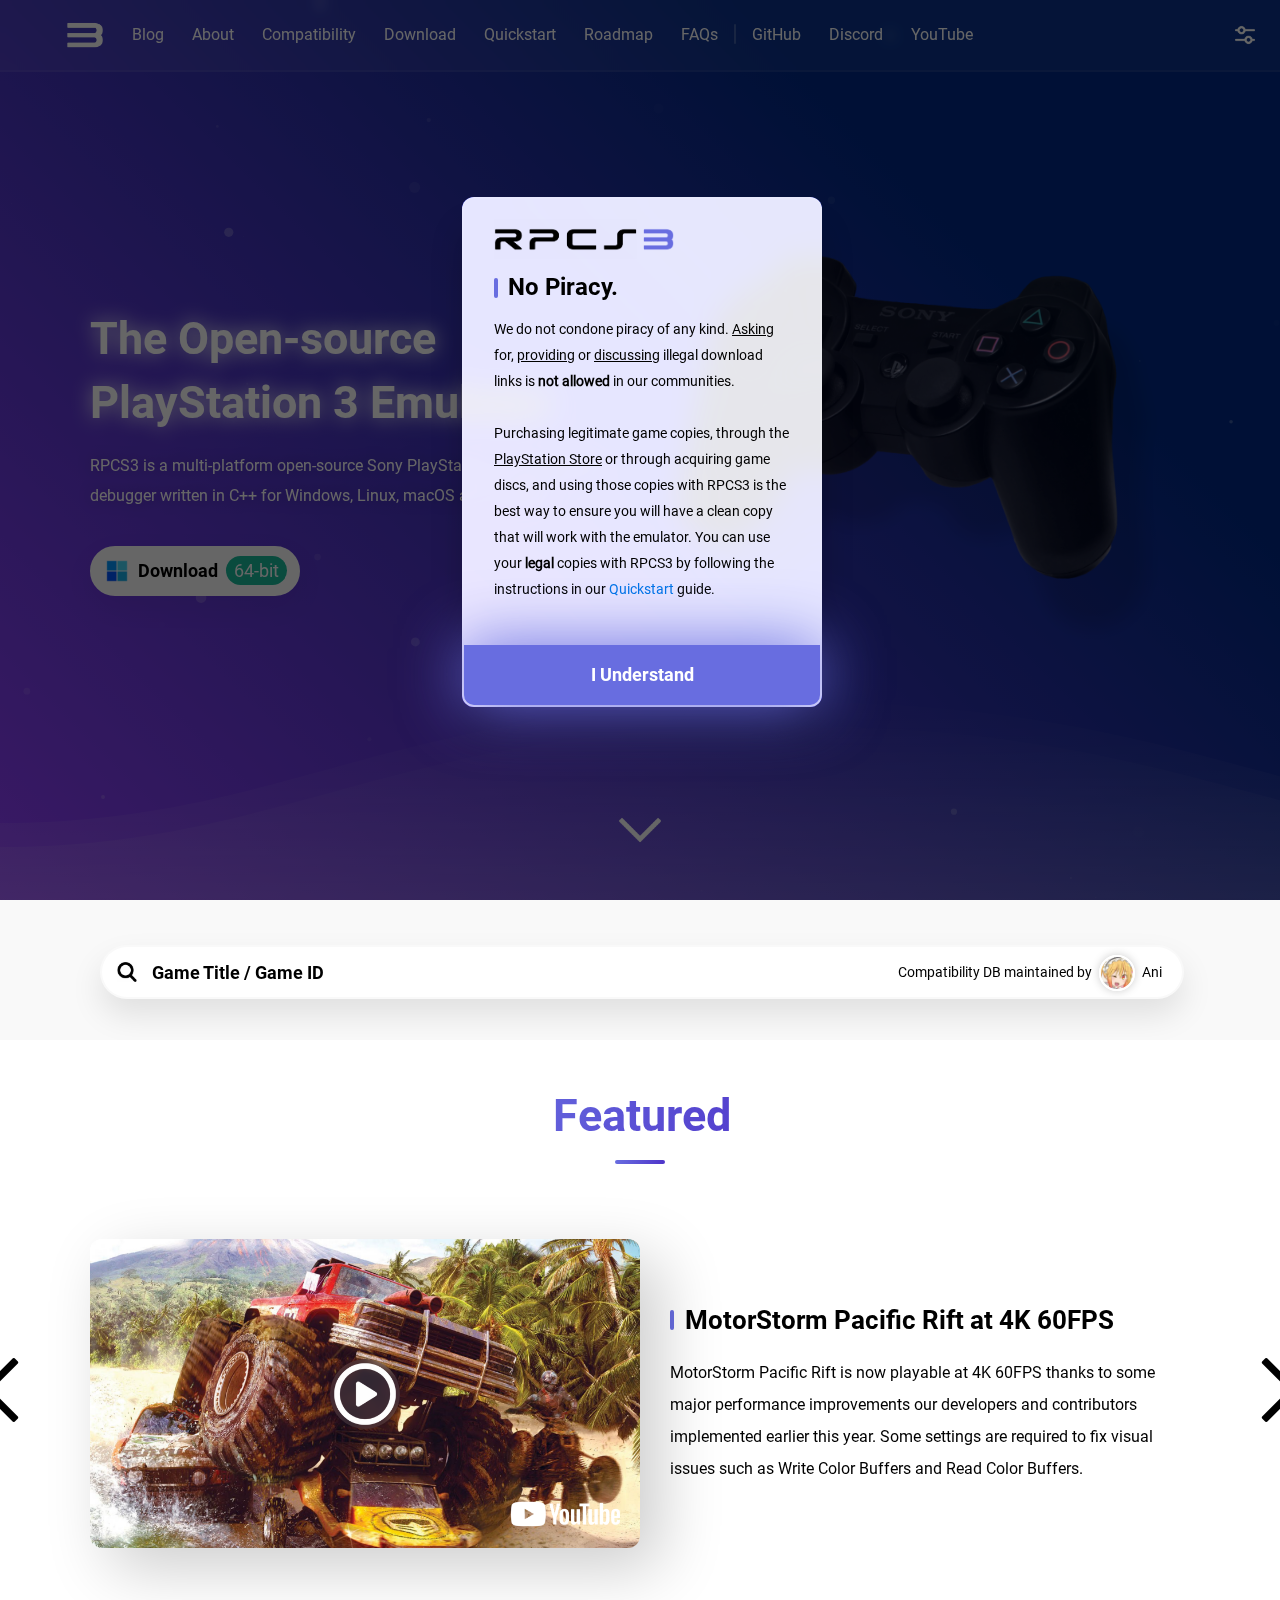
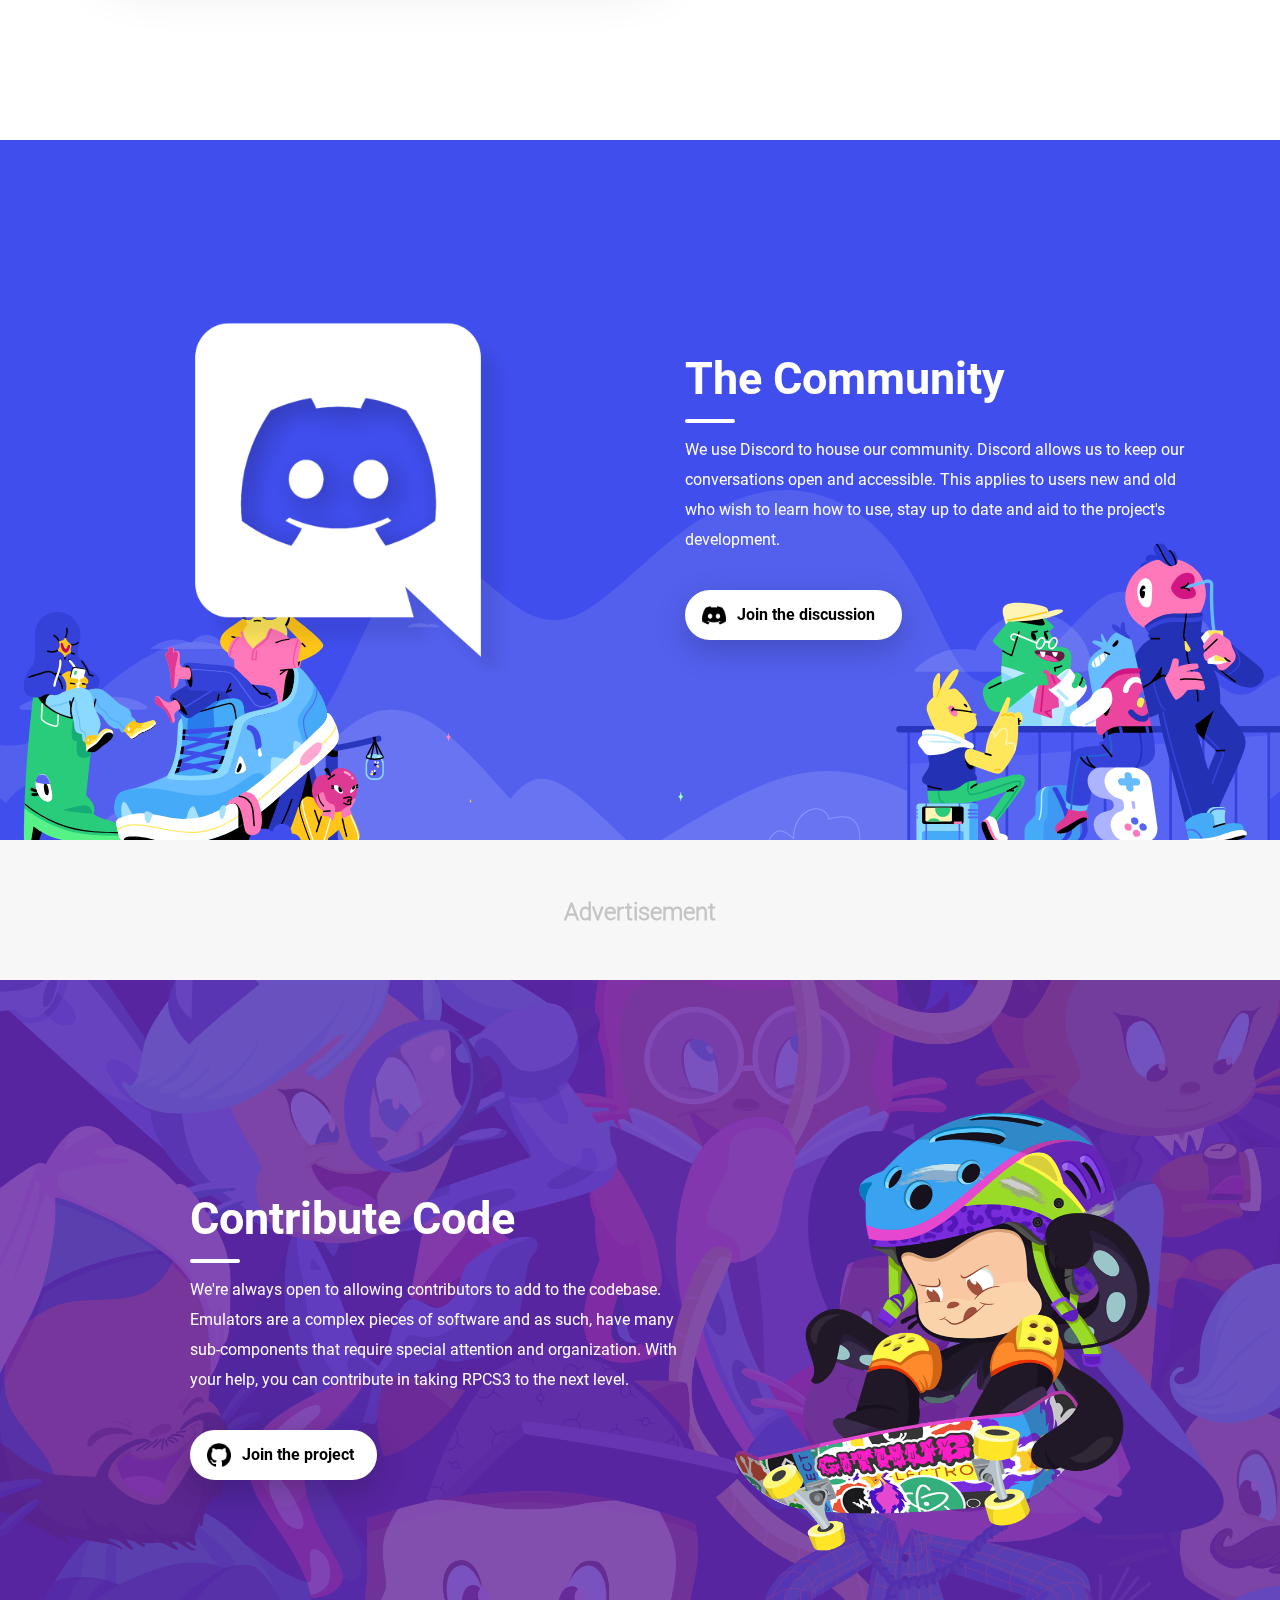
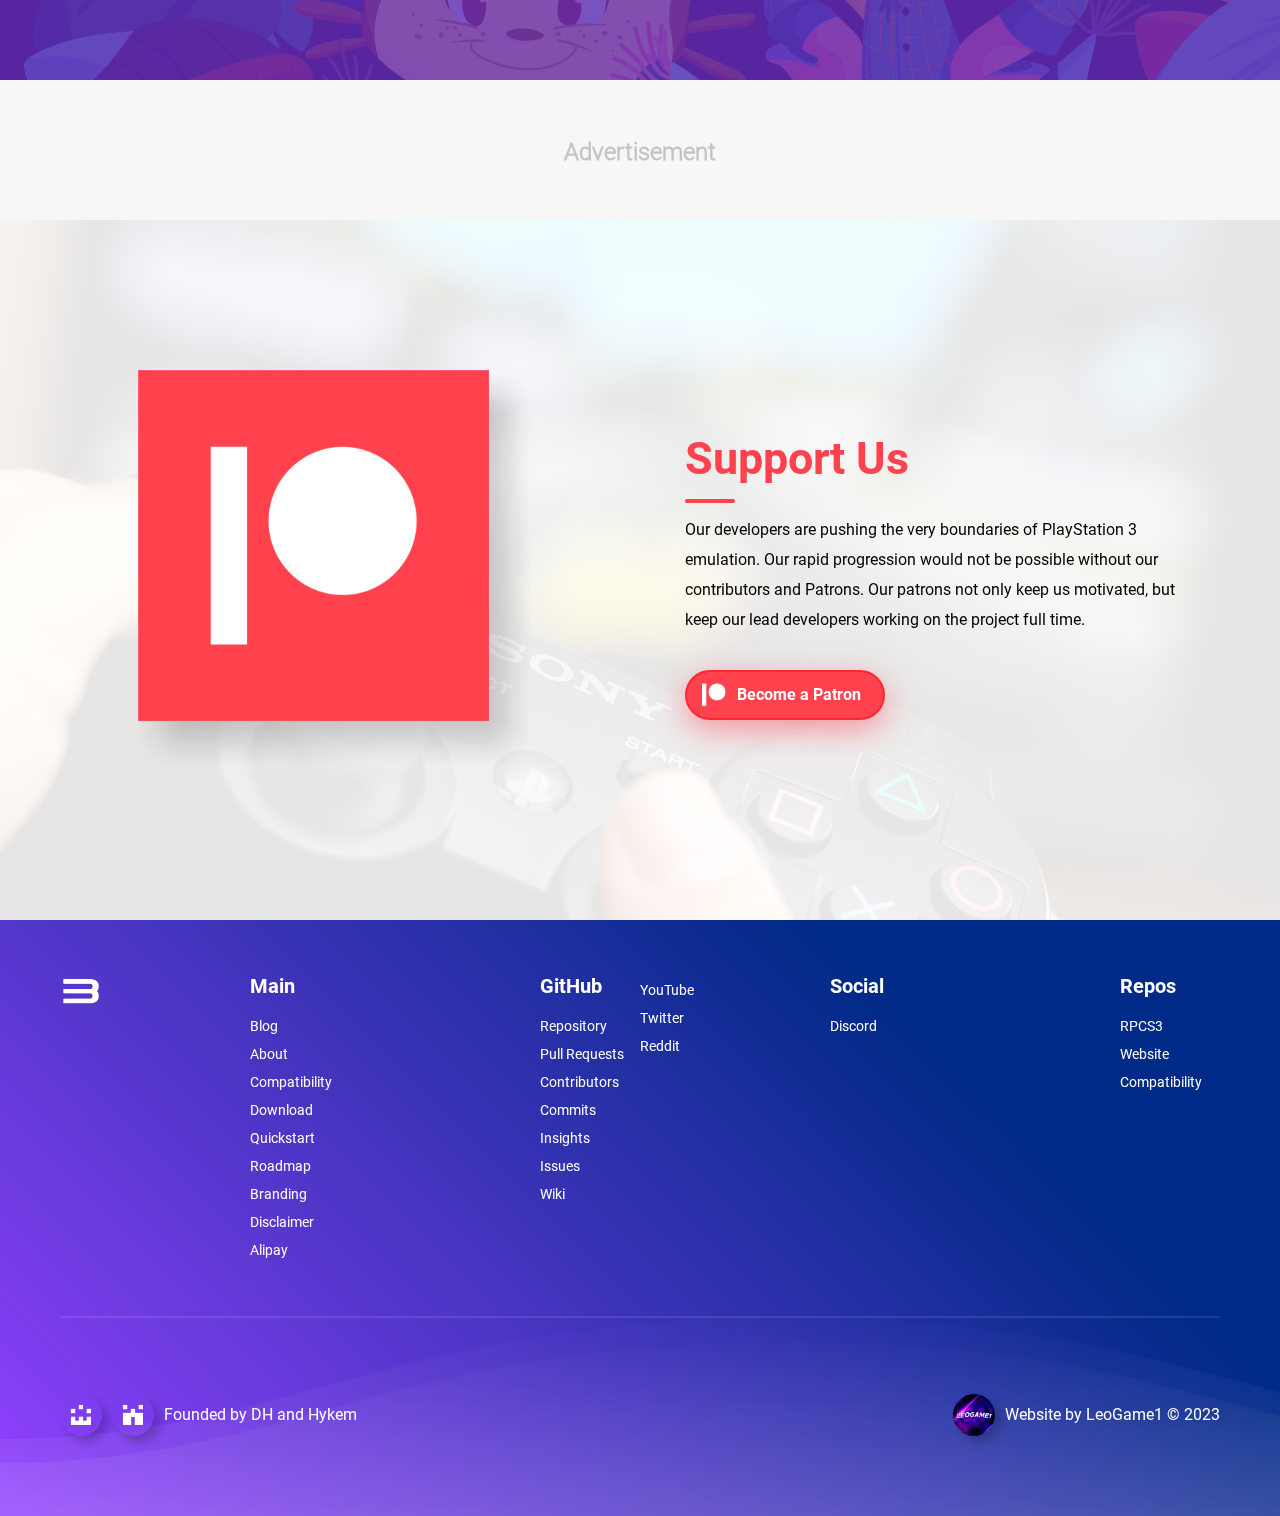
<file: index.html>
<!DOCTYPE html><html lang="en-US"><head>
<title>RPCS3 - The PlayStation 3 Emulator</title>
<meta charset="utf-8">
<meta name="description" content="RPCS3 is a multi-platform open-source Sony PlayStation 3 emulator and debugger written in C++ for Windows, Linux, macOS and FreeBSD. The purpose of this project is to accurately emulate the PlayStation 3 in its entirety with the power of reverse engineering and community collaboration.">
<meta name="keywords" content="rpcs3, playstation, playstation 3, ps3, emulator, debugger, windows, linux, macos, freebsd, open source, nekotekina, kd11, home">
<meta name="google-site-verification" content="cO1o6sx54cvKxhbnYsABWtl4sYFj9uVKV0DxLKZkWv8">
<meta name="author" content="RPCS3">
<meta name="copyright" content="RPCS3">
<link rel="icon" type="image/png" href="images/BjGjE8ahNggT.png" sizes="16x16">
<link rel="icon" type="image/png" href="images/tiRzdczaZxoe.png" sizes="32x32">
<link rel="icon" type="image/png" href="images/8OIc2Etn5kFo.png" sizes="96x96">
<link rel="icon" type="image/png" href="images/rzLf9QJ8y9gQ.png" sizes="128x128">
<link rel="icon" type="image/png" href="images/bwayrBu7XLEt.png" sizes="196x196">
<link rel="apple-touch-icon" href="images/SA26v2UtWUTf.png" sizes="57x57">
<link rel="apple-touch-icon" href="images/O1TE5bELFrRC.png" sizes="60x60">
<link rel="apple-touch-icon" href="images/PMexS5tYGo93.png" sizes="72x72">
<link rel="apple-touch-icon" href="images/C85lMIWGmTor.png" sizes="76x76">
<link rel="apple-touch-icon" href="images/vc3OxzRiWpz2.png" sizes="114x114">
<link rel="apple-touch-icon" href="images/pIODA3CjiHM8.png" sizes="120x120">
<link rel="apple-touch-icon" href="images/YIv9YkSNjrln.png" sizes="144x144">
<link rel="apple-touch-icon" href="images/DxP7DGzKL17m.png" sizes="152x152">
<link rel="manifest" href="/lib/js/manifest.json">
<meta name="theme-color" content="#686de0">
<meta name="viewport" content="width=device-width, initial-scale=1, shrink-to-fit=no"><meta property="og:title" content="RPCS3 - The PlayStation 3 Emulator">
<meta property="og:description" content="RPCS3 is a multi-platform open-source Sony PlayStation 3 emulator and debugger written in C++ for Windows, Linux, macOS and FreeBSD made possible with the power of reverse engineering.">
<meta property="og:image" content="images/GhZTXx9LKfuD.png">
<meta property="og:image:width" content="1200">
<meta property="og:image:height" content="630">
<meta property="og:url" content="https://rpcs3.net">
<meta property="og:locale" content="en_US">
<meta property="og:type" content="website">
<meta property="og:site_name" content="RPCS3">
<meta name="twitter:title" content="RPCS3 - The PlayStation 3 Emulator">
<meta name="twitter:description" content="RPCS3 is a multi-platform open-source Sony PlayStation 3 emulator and debugger written in C++ for Windows, Linux, macOS and FreeBSD made possible with the power of reverse engineering.">
<meta name="twitter:image" content="https://rpcs3.net/img/meta/mobile/1200.png">
<meta name="twitter:site" content="@rpcs3">
<meta name="twitter:creator" content="@rpcs3">
<meta name="twitter:card" content="summary_large_image">
<link rel="stylesheet" type="text/css" href="css/iVj39NcPzpRm.css">
<link rel="stylesheet" type="text/css" href="css/dujRZxtf7xHD.css">
<link rel="stylesheet" type="text/css" href="css/Xve5XTA1kFbm.css">
<link rel="stylesheet" type="text/css" href="css/ojBbRfcuWxUJ.css">
<link rel="stylesheet" type="text/css" href="css/RYoijPIX2BLF.css">
<script data-cfasync="false" src="js/sXVlgy44DfIE.js"></script>
<script data-cfasync="false" src="js/m6rIIx4a3R8t.js"></script>
<script data-cfasync="false" src="js/9Fv55mG7SQ1r.js"></script>
<script data-cfasync="false" src="js/xqgqGQmynDdk.js"></script>
<script data-cfasync="false" src="js/xHheknkhvrTr.js"></script>
<script data-cfasync="false" src="js/0BG4HZNsJlKD.js"></script>
<noscript>
<style>
/*
General:
- Elements that fade in are not visible by default
*/
.fade-up-onstart {
	display:inherit;
}
.fade-in-onload {
	display:inherit;
}
/*
Index:
- Center index contents
*/
.landing-con-container {
	top:50%;
	margin-top:-139px;
}
/*
Quickstart:
- Remove dimming
- Do not block interaction outside the sidebar
- Slightly reduce the width of the sidebar
*/
.toggle-navsidebar {
	background:none;
	width:auto;
}
.sidebar-con-anim {
	width:300px;
}
</style>
</noscript>
<script data-cfasync="false" src="js/Xc5BbWIGQ5IY.js"></script>
</head>
<body>
<img src="images/Wn1EEsJ6QUHT.png" width="1" height="1" alt="preload">
<img src="images/GZHbMEKDKUCl.jpg" width="1" height="1" alt="Preload">
<img src="images/oeO5AGqnX01R.jpg" width="1" height="1" alt="Preload">
<img src="images/xhB4XSMHLu0W.jpg" width="1" height="1" alt="Preload">
<div class="menu-con-release">
<span>Website Release Preview 2021.12.05</span>
</div>
<div class="mini-menu-con-dimmer">
<div class="mini-menu-con-container">
<div class="mini-menu-ico-logo">
</div>
<div class="mini-menu-tx1-block">
<div class="mini-menu-emp-block">
</div>
<h2>No Piracy.</h2>
</div>
<div class="mini-menu-tx2-block">
<p>
We do not condone piracy of any kind. <u>Asking</u> for, <u>providing</u> or <u>discussing</u> illegal download links is <b>not allowed</b> in our communities.<br>
<br>
Purchasing legitimate game copies, through the <u>PlayStation Store</u> or through acquiring game discs, and using those copies with RPCS3 is the best way to ensure you will have a clean copy that will work with the emulator. You can use your <b>legal</b> copies with RPCS3 by following the instructions in our <a href="/quickstart" target="_blank">Quickstart</a> guide.
</p>
</div>
<div class="mini-menu-btn-agree">
<h2>I Understand</h2>
</div>
</div>
</div>
<div class="menu-con-message fade-out-onload">
<div class="menu-tx1-message toggle-message fade-out-onload">
<span>We are currently experiencing a higher server volume than usual. We sincerely apologize for any inconveniences.</span>
</div>
</div>
<div class="window-con-theme">
<div class="window-bg-theme">
</div>
<div class="theme-con-spinner">
<div class="theme-ico-spinner">
</div>
</div>
<div class="theme-tx1-description pulsate">
<span>This feature is currently not yet available</span>
</div>
<div class="wavebar-con-container-theme">
<div class="wavebar-con-wrap">
<div class="wavebar-svg-object">
</div>
<div class="wavebar-svg-object">
</div>
</div>
</div>
</div>
<div class="theme-btn-close toggle-theme">
</div>
<div class="settings-menu-con-outer settings-submenu">
<div class="settings-menu-con-wrapper toggle-darkmode settings-menu-upper">
<div class="settings-menu-ico-darkmode">
</div>
<div class="settings-menu-btn-button btn-darkmode">
<span>Dark Theme - On/Off</span>
</div>
</div>
<div class="settings-menu-con-divider">
</div>
<div class="settings-menu-con-wrapper toggle-transparency">
<div class="settings-menu-ico-transparency">
</div>
<div class="settings-menu-btn-button btn-transparency">
<span>Transparency - On</span>
</div>
</div>
<div class="settings-menu-con-divider">
</div>
<div class="settings-menu-con-wrapper toggle-particles">
<div class="settings-menu-ico-particles">
</div>
<div class="settings-menu-btn-button btn-particles">
<span>Particles - On</span>
</div>
</div>
<div class="settings-menu-con-divider">
</div>
<div class="settings-menu-con-wrapper toggle-pulsate">
<div class="settings-menu-ico-pulsate">
</div>
<div class="settings-menu-btn-button btn-pulsate">
<span>Pulsate - On</span>
</div>
</div>
<div class="settings-menu-con-divider">
</div>
<div class="settings-menu-con-wrapper toggle-waves">
<div class="settings-menu-ico-waves">
</div>
<div class="settings-menu-btn-button btn-waves">
<span>Waves - On</span>
</div>
</div>
<div class="settings-menu-con-divider">
</div>
<div class="settings-menu-con-wrapper toggle-theme settings-menu-lower" style="border-top: solid 1px rgba(0,0,0,.02);">
<div class="settings-menu-ico-theme">
</div>
<div class="settings-menu-btn-button btn-theme">
<span>Change Theme</span>
</div>
</div>
</div>
<div class="menu-btn-backtotop">
</div>
<div class="menu-con-container">
<div class="menu-con-backdrop darkmode-menu">
</div>
<div class="menu-btn-settings toggle-settings">
</div>
<div class="menu-con-outer">
<div class="menu-con-inner">
<div class="menu-con-logo">
<a href="/">
<div class="menu-ico-logo">
</div>
</a>
</div>
<div class="mobile-menu-btn-open toggle-mobilemenu">
</div>
<div class="mobile-menu-btn-darkmode toggle-darkmode">
</div>
<a href="/blog">
<div class="menu-btn-select">
<span>Blog</span>
</div>
</a>
<a href="/about">
<div class="menu-btn-select">
<span>About</span>
</div>
</a>
<a href="/compatibility">
<div class="menu-btn-select">
<span>Compatibility</span>
</div>
</a>
<a href="/download">
<div class="menu-btn-select">
<span>Download</span>
</div>
</a>
<a href="/quickstart">
<div class="menu-btn-select">
<span>Quickstart</span>
</div>
</a>
<a href="/roadmap">
<div class="menu-btn-select">
<span>Roadmap</span>
</div>
</a>
<a href="/faq">
<div class="menu-btn-select">
<span>FAQs</span>
</div>
</a>
<div class="menu-con-divider">
</div>
<a href="https://github.com/LeoGame1" target="_blank">
<div class="menu-btn-select">
<span>GitHub</span>
</div>
</a>
<a href="https://discord.gg/Jfff8WUz7N" target="_blank">
<div class="menu-btn-select">
<span>Discord</span>
</div>
</a>
<a href="https://www.youtube.com/channel/UCKByIgokHoZvpI7vdLtVlyA" target="_blank">
<div class="menu-btn-select">
<span>YouTube</span>
</div>
</a>
<div class="support-con-menu">
<a href="https://www.patreon.com/Nekotekina" target="_blank">
<div class="support-ico-menu">
</div>
</a>
</div>
</div>
</div>
</div>
<div class="mobile-menu-con-container popup-mobilemenu" style="display:none;">
<div class="menu-con-backdrop-2">
</div>
<div class="mobile-menu-con-scroll">
<div class="mobile-menu-con-outter">
<div class="mobile-menu-con-inner" style="overflow: hidden !important;">
<div class="mobile-menu-tx1-group">
<span>Main</span>
</div>
<div class="mobile-menu-con-divider">
</div>
<a href="/">
<div class="mobile-menu-btn-icon">
</div>
<div class="mobile-menu-btn-select">
<span>Home</span>
</div>
</a>
<a href="/blog">
<div class="mobile-menu-btn-icon">
</div>
<div class="mobile-menu-btn-select">
<span>Blog</span>
</div>
</a>
<a href="/about">
<div class="mobile-menu-btn-icon">
</div>
<div class="mobile-menu-btn-select">
<span>About</span>
</div>
</a>
<a href="/compatibility">
<div class="mobile-menu-btn-icon">
</div>
<div class="mobile-menu-btn-select">
<span>Compatibility</span>
</div>
</a>
<a href="/download">
<div class="mobile-menu-btn-icon">
</div>
<div class="mobile-menu-btn-select">
<span>Download</span>
</div>
</a>
<a href="/quickstart">
<div class="mobile-menu-btn-icon">
</div>
<div class="mobile-menu-btn-select">
<span>Quickstart</span>
</div>
</a>
<a href="/roadmap">
<div class="mobile-menu-btn-icon">
</div>
<div class="mobile-menu-btn-select">
<span>Roadmap</span>
</div>
</a>
<a href="/faq">
<div class="mobile-menu-btn-icon">
</div>
<div class="mobile-menu-btn-select">
<span>FAQs</span>
</div>
</a>
</a>
<a href="https://wiki.rpcs3.net">
<div class="mobile-menu-btn-icon">
</div>
<div class="mobile-menu-btn-select">
<span>Wiki</span>
</div>
</a>
<div class="mobile-menu-tx1-group">
<span>Internal</span>
</div>
<div class="mobile-menu-con-divider">
</div>
<a href="/branding">
<div class="mobile-menu-btn-icon">
</div>
<div class="mobile-menu-btn-select">
<span>Branding</span>
</div>
</a>
<a href="/disclaimer">
<div class="mobile-menu-btn-icon">
</div>
<div class="mobile-menu-btn-select">
<span>Disclaimer</span>
</div>
 </a>
<div class="mobile-menu-tx1-group">
<span>External</span>
</div>
<div class="mobile-menu-con-divider">
</div>
<a href="https://github.com/LeoGame1" target="_blank">
<div class="mobile-menu-btn-icon">
</div>
<div class="mobile-menu-btn-select">
<span>GitHub</span>
</div>
</a>
<a href="https://discord.gg/Jfff8WUz7N" target="_blank">
<div class="mobile-menu-btn-icon">
</div>
<div class="mobile-menu-btn-select">
<span>Discord</span>
</div>
</a>
<a href="https://www.youtube.com/channel/UCKByIgokHoZvpI7vdLtVlyA" target="_blank">
<div class="mobile-menu-btn-icon">
</div>
<div class="mobile-menu-btn-select">
<span>YouTube</span>
</div>
</a>
<div class="mobile-menu-tx1-group">
<span>Support</span>
</div>
<div class="mobile-menu-con-divider">
</div>
<a href="https://www.patreon.com/Nekotekina">
<div class="mobile-menu-btn-icon">
</div>
<div class="mobile-menu-btn-select">
<span>Patreon</span>
</div>
</a>
<a href="/alipay">
<div class="mobile-menu-btn-icon">
</div>
<div class="mobile-menu-btn-select">
<span>Alipay</span>
</div>
</a>
<div class="mobile-menu-btn-spacer">
</div>
</div>
</div>
</div>
</div><script type="a1c70db7bffd59a1ee994782-text/javascript">
</script>
<div class="video-con-dimmer toggle-video-1">
<div class="menu-btn-close close-video stop-video">
<div class="menu-tx1-tooltip">
<span>Close</span>
</div>
</div>
<div class="video-con-viewport">
<div class="video-img-viewport" style="background: url(images/GZHbMEKDKUCl.jpg) no-repeat center; background-size: cover;">
<div class="video-ico-viewport"></div>
</div>
<iframe id="video-1" data-src="https://www.youtube.com/embed/xUpw9bHmoac?autoplay=1&cc_load_policy=1&enablejsapi=1&color=white&version=3&playerapiid=ytplayer" src="about:blank">
		</iframe>
</div>
</div>
<script type="a1c70db7bffd59a1ee994782-text/javascript">
</script>
<div class="video-con-dimmer toggle-video-2">
<div class="menu-btn-close close-video stop-video">
<div class="menu-tx1-tooltip">
<span>Close</span>
</div>
</div>
<div class="video-con-viewport">
<div class="video-img-viewport" style="background: url(images/oeO5AGqnX01R.jpg) no-repeat center; background-size: cover;">
<div class="video-ico-viewport"></div>
</div>
<iframe id="video-2" data-src="https://www.youtube.com/embed/gIcsUr7W00k?autoplay=1&cc_load_policy=1&enablejsapi=1&color=white&version=3&playerapiid=ytplayer" src="about:blank">
		</iframe>
</div>
</div>
<script type="a1c70db7bffd59a1ee994782-text/javascript">
</script>
<div class="video-con-dimmer toggle-video-3">
<div class="menu-btn-close close-video stop-video">
<div class="menu-tx1-tooltip">
<span>Close</span>
</div>
</div>
<div class="video-con-viewport">
<div class="video-img-viewport" style="background: url(images/xhB4XSMHLu0W.jpg) no-repeat center; background-size: cover;">
<div class="video-ico-viewport"></div>
</div>
<iframe id="video-3" data-src="https://www.youtube.com/embed/60lq9pXzDic?autoplay=1&cc_load_policy=1&enablejsapi=1&color=white&version=3&playerapiid=ytplayer" src="about:blank">
		</iframe>
</div>
</div>
<div class="page-con-content landing-con-override">
<div class="wavebar-con-container-master">
<div class="wavebar-con-wrap">
<div class="wavebar-svg-object">
</div>
<div class="wavebar-svg-object">
</div>
</div>
</div>
<div class="landing-ico-scrolldown">
</div>
<div class="landing-con-main">
<div id="object-particles">
</div>
<div class="content-con-backdrop darkmode-header">
</div>
<div class="content-con-outside">
<div class="content-con-inside">
<div class="landing-con-left content-expand ">
<div class="landing-con-container scale-content-txt-1 fade-in-onload">
<div class="landing-ico-logo">
</div>
<div class="landing-tx1-heading pulsate">
<h1>The Open-source<br>
PlayStation 3 Emulator</h1>
</div>
<div class="landing-tx2-heading">
<p>
RPCS3 is a multi-platform open-source Sony PlayStation 3 emulator and debugger written in C++ for Windows, Linux, macOS and FreeBSD.
</p>
<div class="landing-btn-container">
<div class="build-btn-button">
<div class="build-ico-button">
<div class="build-ico-os">
<img alt="Windows" src="images/tc2MiQwteW3Q.png" style="height: 100%; width: 100%; object-fit: contain">
<img alt="Linux" src="images/eivcyoB5YQDa.png" style="height: 100%; width: 100%; object-fit: contain; display:none;">
<img alt="Linux" src="images/WbHlCePd44Lx.png" style="height: 100%; width: 100%; object-fit: contain; display:none;">
<img alt="FreeBSD" src="images/RV97lnSWUwRG.png" style="height: 100%; width: 100%; object-fit: contain; display:none;">
</div>
</div>
<a href="/download">
<div class="build-tx1-button">
<span>Download</span>
<span class="build-tx2-label">64-bit</span>
</div>
</a>
</div>
</div>
</div>
</div>
</div>
<div class="landing-con-right content-remove ">
<div class="landing-img-hero" style="background: url(images/Wn1EEsJ6QUHT.png) no-repeat center; background-size: contain;">
</div>
</div>
</div>
</div>
</div>
<div class="landing-con-search darkmode-slimbar">
<div class="search-ovr-container">
</div>
<div class="search-con-container">
<div class="search-con-outer">
<div class="search-con-inner">
<div class="search-inp-search darkmode-search-border">
<div class="search-ico-search darkmode-invert">
</div>
<div class="search-con-author darkmode-txt">
<a href="https://github.com/LeoGame1" target="_blank">
<span class="darkmode-txt">Compatibility DB maintained by <span class="search-img-author"></span>
<span class="search-tx1-author">Ani</span>
</span>
</a>
</div>
<form action="/compatibility" method="get">
<input class="database-search darkmode-txt darkmode-search-bg" name="g" placeholder="Game Title / Game ID">
</form>
</div>
</div>
</div>
</div>
</div>
<div class="landing-con-video darkmode-feature">
<div class="content-con-outside">
<div class="content-btn-left darkmode-arrow-left left" href="#myCarousel" data-slide="prev">
</div>
<div class="content-btn-right darkmode-arrow-right right" href="#myCarousel" data-slide="next">
</div>
<div class="content-con-inside">
<div class="video-tx1-heading darkmode-txt">
<h2>Featured</h2>
</div>
<div class="video-con-divider">
</div>
<div class="container fill">
<div id="myCarousel" class="carousel slide">
<div class="carousel-inner">

<div class="item active">
<div class="fill">
<div class="video-con-container">
<div class="video-con-left">
<div class="video-con-wrapper">
<div class="video-btn-play">
</div>
<div class="video-ico-service">
</div>
<div class="video-con-animate page-video-1">
</div>
<div class="video-img-thumbnail" style="background: url(&#x27;images/GZHbMEKDKUCl.jpg&#x27;) no-repeat center; background-size: cover;">
</div>
</div>
</div>
<div class="video-con-right">
<div class="video-tx1-description darkmode-txt scale-content-txt-4">
<div class="video-emp-block">
</div>
<h2>MotorStorm Pacific Rift at 4K 60FPS </h2>
<h3>MotorStorm Pacific Rift is now playable at 4K 60FPS thanks to some major performance improvements our developers and contributors implemented earlier this year. Some settings are required to fix visual issues such as Write Color Buffers and Read Color Buffers.</h3>
</div>
</div>
</div>
</div>
</div>

<div class="item">
<div class="fill">
<div class="video-con-container">
<div class="video-con-left">
<div class="video-con-wrapper">
<div class="video-btn-play">
</div>
<div class="video-ico-service">
</div>
<div class="video-con-animate page-video-2">
</div>
<div class="video-img-thumbnail" style="background: url(&#x27;images/oeO5AGqnX01R.jpg&#x27;) no-repeat center; background-size: cover;">
</div>
</div>
</div>
<div class="video-con-right">
<div class="video-tx1-description darkmode-txt scale-content-txt-5">
<div class="video-emp-block">
</div>
<h2>RPCS3 is Now Available on macOS</h2>
<h3>RPCS3's highly anticipated macOS release is now available for direct download. Special thanks goes to one of our newest contributors known as nas, for building upon kvark's earlier work done in 2018 to get RPCS3 up and running natively on macOS back in 2018.</h3>
</div>
</div>
</div>
</div>
</div>

<div class="item">
<div class="fill">
<div class="video-con-container">
<div class="video-con-left">
<div class="video-con-wrapper">
<div class="video-btn-play">
</div>
<div class="video-ico-service">
</div>
<div class="video-con-animate page-video-3">
</div>
<div class="video-img-thumbnail" style="background: url(&#x27;images/xhB4XSMHLu0W.jpg&#x27;) no-repeat center; background-size: cover;">
</div>
</div>
</div>
<div class="video-con-right">
<div class="video-tx1-description darkmode-txt scale-content-txt-6">
<div class="video-emp-block">
</div>
<h2>PlayStation 3 XMB Is Now Bootable</h2>
<h3>For the first time ever, RPCS3 now capable of booting into VSH, also known as the VirtualShell. This handles the XrossMediaBar that most PlayStation 3 players are familar with. The XMB is used to launch games, browse media, manage settings and much more.</h3>
</div>
</div>
</div>
</div>
</div>
</div>
</div>
</div> </div>
</div>
</div>
<div class="landing-con-discord darkmode-discord">
<div class="discord-left-logo">
<img alt="Discord Left Banner" src="fonts/VAxUnAnvvw1q.svg" style="width: 100%; height: 100%;">
</div>
<div class="discord-center-logo">
<img alt="Discord Logo" src="fonts/jMlUvMifZjcB.svg" style="width: 100%; height: 100%;">
</div>
<div class="discord-right-logo">
<img alt="Discord Right Banner" src="fonts/g40reOkDoKTD.svg" style="width: 100%; height: 100%;">
</div>
<div class="content-con-outside">
<div class="content-con-inside">
<div class="discord-con-container">
<div class="discord-con-logo">
<div class="discord-img-logo">
</div>
</div>
<div class="discord-con-mantra">
<div class="discord-wrp-mantra scale-content-txt-1">
<div class="discord-tx1-mantra darkmode-txt">
<h2>The Community</h2>
<div class="landing-con-divider">
</div>
</div>
<div class="discord-tx2-mantra darkmode-txt">
<p>
We use Discord to house our community. Discord allows us to keep our conversations open and accessible. This applies to users new and old who wish to learn how to use, stay up to date and aid to the project's development.
</p>
</div>
<a href="https://discord.gg/Jfff8WUz7N" target="_blank">
<div class="discord-btn-button">
<div class="discord-ico-button">
</div>
<div class="discord-tx1-button">
<span>Join the discussion</span>
</div>
</div>
</a>
</div>
</div>
</div>
</div>
</div>
<svg class="discord-con-animate" preserveAspectRatio="none" width="1920" height="100%" viewBox="0 0 1920 330">
<path class="discord-svg-animate" fill="#fff" fill-opacity="0.1" d="M140.881198,194.260295 C257.600568,129.32862 342.939626,119.84993 418.009939,203.154617 C493.080251,286.459305 545.728689,70.9046172 636.439626,63.9593047 C727.150564,57.0139922 768.99822,139.670242 858.802907,119.431961 C948.607595,99.1936797 1071.91228,-32.9977266 1243.91228,7.75227342 C1415.91228,48.5022734 1404.10369,208.584305 1508.27166,178.709305 C1612.43963,148.834305 1633.73291,79.913472 1711.63588,98.8569055 C1776.28676,114.577866 1819.96778,221.391836 1889.37253,185.808108 C2017.32661,120.206212 2004.01952,336.769569 2004.01952,336.769569 L271.635881,337 L-149.063338,337 C-149.063338,337 -245.850307,175.637635 -58.0633382,228.867188 C33.8652851,254.92501 64.1722713,236.933925 140.881198,194.260295 Z"/>
</svg>
</div>
<div class="landing-con-adsense">
<div class="adsense-tx1-description darkmode-txt">
<span>Advertisement</span>
</div>
<div class="adsense-con-container darkmode-slimbar div-css-board-ad">
<div class="adsense-con-frame">
<script async src="js/qoTYydeUSev9.js" type="a1c70db7bffd59a1ee994782-text/javascript">
						</script>
<ins class="adsense-con-insert adsbygoogle" data-ad-client="ca-pub-9076246674760451" data-ad-slot="1835527222"></ins>
<script type="a1c70db7bffd59a1ee994782-text/javascript">
						(adsbygoogle = window.adsbygoogle || []).push({});
				</script>
</div>
</div>
</div>
<div class="landing-con-contribute darkmode-github">
<div class="github-img-backdrop">
</div>
<div class="content-con-outside">
<div class="content-con-inside">
<div class="github-con-container">
<div class="github-con-logo">
<div class="github-img-logo">
</div>
</div>
<div class="github-con-mantra">
<div class="github-wrp-mantra scale-content-txt-1 ">
<div class="github-tx1-mantra darkmode-txt">
<h2>Contribute Code</h2>
<div class="landing-con-divider">
</div>
</div>
<div class="github-tx2-mantra darkmode-txt">
<p>
We're always open to allowing contributors to add to the codebase. Emulators are a complex pieces of software and as such, have many sub-components that require special attention and organization. With your help, you can contribute in taking RPCS3 to the next level.
</p>
</div>
<a href="https://github.com/LeoGame1" target="_blank">
<div class="github-btn-button">
<div class="github-ico-button">
</div>
<div class="github-tx1-button">
<span>Join the project</span>
</div>
</div>
</a>
</div>
</div>
</div>
</div>
</div>
</div>
<div class="landing-con-adsense">
<div class="adsense-tx1-description darkmode-txt">
<span>Advertisement</span>
</div>
<div class="adsense-con-container darkmode-slimbar div-css-board-ad">
<div class="adsense-con-frame">
<script async src="js/qoTYydeUSev9.js" type="a1c70db7bffd59a1ee994782-text/javascript">
						</script>
<ins class="adsense-con-insert adsbygoogle" data-ad-client="ca-pub-9076246674760451" data-ad-slot="1835527222"></ins>
<script type="a1c70db7bffd59a1ee994782-text/javascript">
						(adsbygoogle = window.adsbygoogle || []).push({});
				</script>
</div>
</div>
</div>
<div class="landing-con-patreon darkmode-feature">
<div class="patreon-img-backdrop">
</div>
<div class="content-con-outside">
<div class="content-con-inside">
<div class="patreon-con-container">
<div class="patreon-con-logo">
<div class="patreon-img-logo">
</div>
</div>
<div class="patreon-con-mantra">
<div class="patreon-wrp-mantra scale-content-txt-1 ">
<div class="patreon-tx1-mantra">
<h2>Support Us</h2>
<div class="landing-con-divider" style="background: #ff424d">
</div>
</div>
<div class="patreon-tx2-mantra darkmode-txt">
<p>
Our developers are pushing the very boundaries of PlayStation 3 emulation. Our rapid progression would not be possible without our contributors and Patrons. Our patrons not only keep us motivated, but keep our lead developers working on the project full time.
</p>
</div>
<a href="https://www.patreon.com/Nekotekina" target="_blank">
<div class="patreon-btn-button">
<div class="patreon-ico-button">
</div>
<div class="patreon-tx1-button">
<span>Become a Patron</span>
</div>
</div>
</a>
</div>
</div>
</div>
</div>
</div>
</div>
<footer>
<div class="footer-con-container">
<div class="footer-con-overlay darkmode-header">
<div class="wavebar-con-container">
<div class="wavebar-con-wrap">
<div class="wavebar-svg-object">
</div>
<div class="wavebar-svg-object">
</div>
</div>
</div>
<div class="footer-con-header">
<div class="footer-con-outer">
<div class="footer-con-inner">
<div class="footer-ico-logo darkmode-footer-logo">
</div>
<table class="footer-table-out">
<tbody><tr>
<td>
<div class="footer-table-in">
<div class="footer-con-bound">
<div class="footer-tx1-bound">
<span>Main</span>
</div>
<div class="footer-tx2-bound">
<a href="/blog">
<span>Blog</span>
</a>
</div>
<div class="footer-tx2-bound">
<a href="/about">
<span>About</span>
</a>
</div>
<div class="footer-tx2-bound">
<a href="/compatibility">
<span>Compatibility</span>
</a>
</div>
<div class="footer-tx2-bound">
<a href="/download">
<span>Download</span>
</a>
</div>
<div class="footer-tx2-bound">
<a href="/quickstart">
<span>Quickstart</span>
</a>
</div>
<div class="footer-tx2-bound">
<a href="/roadmap">
<span>Roadmap</span>
</a>
</div>
<div class="footer-tx2-bound">
<a href="/branding">
<span>Branding</span>
</a>
</div>
<div class="footer-tx2-bound">
<a href="/disclaimer">
<span>Disclaimer</span>
</a>
</div>
<div class="footer-tx2-bound">
<a href="/alipay">
<span>Alipay</span>
</a>
</div>
</div>
</div>
</td>
<td>
<div class="footer-table-in">
<div class="footer-con-bound">
<div class="footer-tx1-bound">
<span>GitHub</span>
</div>
<div class="footer-tx2-bound">
<a href="https://github.com/LeoGame1" target="_blank">
<span>Repository</span>
</a>
</div>
<div class="footer-tx2-bound">
<a href="https://github.com/LeoGame1" target="_blank">
<span>Pull Requests</span>
</a>
</div>
<div class="footer-tx2-bound">
<a href="https://github.com/LeoGame1" target="_blank">
<span>Contributors</span>
</a>
</div>
<div class="footer-tx2-bound">
<a href="https://github.com/LeoGame1" target="_blank">
<span>Commits</span>
</a>
</div>
<div class="footer-tx2-bound">
<a href="hhttps://github.com/LeoGame1" target="_blank">
<span>Insights</span>
</a>
</div>
<div class="footer-tx2-bound">
<a href="https://github.com/LeoGame1" target="_blank">
<span>Issues</span>
</a>
</div>
<div class="footer-tx2-bound">
<a href="https://github.com/LeoGame1" target="_blank">
<span>Wiki</span>
</a>
</div>
</div>
 </div>
</td>
<td>
<div class="footer-table-in">
<div class="footer-con-bound">
<div class="footer-tx1-bound">
<span>Social</span>
</div>
<div class="footer-tx2-bound">
<a href="https://discord.gg/Jfff8WUz7N" target="_blank">
<span>Discord</span>
</a>
</div>
</div>
<div class="footer-tx2-bound">
<a href="https://www.youtube.com/channel/UCKByIgokHoZvpI7vdLtVlyA" target="_blank">
<span>YouTube</span>
</a>
</div>
<div class="footer-tx2-bound">
<a href="https://twitter.com/rpcs3" target="_blank">
<span>Twitter</span>
</a>
</div>
<div class="footer-tx2-bound">
<a href="https://www.reddit.com/r/rpcs3" target="_blank">
<span>Reddit</span>
</a>
</div>
</div>
</div>
</td>
<td class="footer-con-sources">
<div class="footer-table-in">
<div class="footer-con-bound">
<div class="footer-tx1-bound">
<span>Repos</span>
</div>
<div class="footer-tx2-bound">
<a href="https://github.com/LeoGame1" target="_blank">
<span>RPCS3</span>
</a>
</div>
<div class="footer-tx2-bound">
<a href="https://github.com/LeoGame1" target="_blank">
<span>Website</span>
</a>
</div>
<div class="footer-tx2-bound">
<a href="https://github.com/LeoGame1" target="_blank">
<span>Compatibility</span>
</a>
</div>
</div>
</div>
</td>
</tr>
</tbody></table>
</div>
</div>
</div>
<div class="footer-con-credits">
<div class="footer-con-outer">
<div class="footer-con-inner">
<div class="footer-con-seprator">
</div>
<div class="footer-con-foot">
<div class="footer-con-side">
<div class="footer-tx1-founder">
<div class="footer-ico-developer" style="background: url(&#x27;images/PT0tqVyt73XY.png&#x27;) center center / cover no-repeat;">
</div>
<div class="footer-ico-developer" style="background: url(&#x27;images/QvyZmifXHvBd.png&#x27;) center center / cover no-repeat;">
</div>
<a href="/about">
<span>Founded by DH and Hykem</span>
</a>
</div>
</div>
<div class="footer-con-side">
<div class="footer-tx1-webmaster">
<div class="footer-ico-developer" style="background: url(&#x27;images/uVZo4J3pNZg9.png&#x27;) center / cover no-repeat;">
</div>
<span>Website by LeoGame1 © 2023</span>
</a>
</div>
</div>
</div>
</div>
</div>
</div>
</div>
</div>
</footer></div>
<script src="js/SZXrPSbTQjdF.js" data-cf-settings="a1c70db7bffd59a1ee994782-|49" defer></script><script defer src="https://static.cloudflareinsights.com/beacon.min.js/vaafb692b2aea4879b33c060e79fe94621666317369993" data-cf-beacon="{" rayId":"7a4d1154db2a0b05","token":"2d98f3b9a0394355ab27c66293c3546e","version":"2023.2.0","si":100}" crossorigin="anonymous"></script>


</body></html>
</file>
<file: css/iVj39NcPzpRm.css>
@charset "utf-8";.fade-in-onload{display:none;animation-name:fadeIn;animation-duration:.5s;animation-iteration-count:1}.fade-up-onload{display:none;animation-name:fadeInUp;animation-duration:.5s;animation-iteration-count:1}.fade-down-onload{display:none;animation-name:fadeInDown;animation-duration:.5s;animation-iteration-count:1}.fade-left-onload{display:none;animation-name:fadeInLeft;animation-duration:.5s;animation-iteration-count:1}.fade-right-onload{display:none;animation-name:fadeInRight;animation-duration:.5s;animation-iteration-count:1}.fade-up-onstart{display:none;animation-name:fadeInUp;animation-duration:.5s;animation-iteration-count:1}.animated{animation-duration:1s;animation-fill-mode:both}.animated.infinite{animation-iteration-count:infinite}.animated.hinge{animation-duration:2s}.animated.bounceIn,.animated.bounceOut{animation-duration:.75s}.animated.flipOutX,.animated.flipOutY{animation-duration:.75s}@keyframes blobby{0%{d:path("M140.881198,194.260295 C257.600568,129.32862 342.939626,119.84993 418.009939,203.154617 C493.080251,286.459305 545.728689,70.9046172 636.439626,63.9593047 C727.150564,57.0139922 768.99822,139.670242 858.802907,119.431961 C948.607595,99.1936797 1071.91228,-32.9977266 1243.91228,7.75227342 C1415.91228,48.5022734 1404.10369,208.584305 1508.27166,178.709305 C1612.43963,148.834305 1633.73291,79.913472 1711.63588,98.8569055 C1776.28676,114.577866 1819.96778,221.391836 1889.37253,185.808108 C2017.32661,120.206212 2004.01952,336.769569 2004.01952,336.769569 L271.635881,337 L-149.063338,337 C-149.063338,337 -245.850307,175.637635 -58.0633382,228.867188 C33.8652851,254.92501 64.1722713,236.933925 140.881198,194.260295 Z")}50%{d:path("M-60.13579,199.189799 C-33.8674767,-71.7287911 170.194454,11.9640675 274.985105,83.0972992 C379.775756,154.230531 409.072181,161.653171 521.54913,124.460269 C634.026079,87.2673683 645.348165,219.42808 735.152853,199.189799 C824.95754,178.951518 948.262228,46.7601116 1120.26223,87.5101116 C1292.26223,128.260112 1309.89513,321.347957 1414.0631,291.472957 C1518.23106,261.597957 1580.53259,89.5639434 1732.07052,88.5665294 C1892.57296,87.5101116 1897.70372,225.708266 2049.59054,199.189799 C2201.47736,172.671332 2002.94707,336.794682 2002.94707,336.794682 L270.563429,337.025114 L-60.13579,337.025114 C-60.13579,337.025114 -469.886827,134.917309 -282.099858,188.146862 C-190.171235,214.204685 -65.9645849,259.30515 -60.13579,199.189799 Z")}to{d:path("M-160.553381,263.533987 C-124.4955,243.377988 -18.6139605,181.080724 56.456352,264.385412 C131.526664,347.690099 165.148428,226.409513 223.668826,168.5 C282.189224,110.590487 372.68516,208.331261 462.489847,188.09298 C552.294535,167.854699 723.262827,-40.1656225 847.424394,40.7522734 C971.58596,121.670169 1156.59375,252.295176 1300.40314,228.958726 C1444.21253,205.622277 1478.90991,106.221579 1563.51957,124.699258 C1655.80276,144.85274 1595.69955,250.007434 1832.41793,206.740235 C2069.1363,163.473036 2002.94707,336.794682 2002.94707,336.794682 L270.563429,337.025114 L-60.13579,337.025114 C-60.13579,337.025114 -495.794798,256.512987 -308.007829,309.74254 C-216.079206,335.800362 -208.740043,290.469854 -160.553381,263.533987 Z")}}@keyframes wavebar-svg-object{0%{margin-left:0}100%{margin-left:-1600px}}@keyframes gpu-swell{0%,100%{transform:translate3d(0,-24px,0)}50%{transform:translate3d(0,4px,0)}}@keyframes spinnerRotate{from{transform:rotate(0deg)}to{transform:rotate(360deg)}}@keyframes wave{0%,60%,100%{transform:translateY(0);background:rgba(255,255,255,.05)}20%{transform:translateY(20px);background:rgba(255,255,255,.75)}40%{transform:translateY(-20px);background:rgba(255,255,255,.75)}}@keyframes bounce{from,20%,53%,80%,100%{transform:translate3d(0,0,0);animation-timing-function:cubic-bezier(.215,.61,.355,1)}40%,43%{transform:translate3d(0,-30px,0);animation-timing-function:cubic-bezier(.755,.05,.855,.06)}70%{transform:translate3d(0,-15px,0);animation-timing-function:cubic-bezier(.755,.05,.855,.06)}90%{transform:translate3d(0,-4px,0)}}.bounce{transform-origin:center bottom;animation-name:bounce}@keyframes flash{from,50%,100%{opacity:1}25%,75%{opacity:0}}.flash{animation-name:flash}@keyframes pulse{from{transform:scale3d(1,1,1)}50%{transform:scale3d(1.05,1.05,1.05)}100%{transform:scale3d(1,1,1)}}.pulse{animation-name:pulse}@keyframes rubberBand{from{transform:scale3d(1,1,1)}30%{transform:scale3d(1.25,.75,1)}40%{transform:scale3d(.75,1.25,1)}50%{transform:scale3d(1.15,.85,1)}65%{transform:scale3d(.95,1.05,1)}75%{transform:scale3d(1.05,.95,1)}100%{transform:scale3d(1,1,1)}}.rubberBand{animation-name:rubberBand}@keyframes shake{from,100%{transform:translate3d(0,0,0)}10%,30%,50%,70%,90%{transform:translate3d(-10px,0,0)}20%,40%,60%,80%{transform:translate3d(10px,0,0)}}.shake{animation-name:shake}@keyframes swing{20%{transform:rotate3d(0,0,1,15deg)}40%{transform:rotate3d(0,0,1,-10deg)}60%{transform:rotate3d(0,0,1,5deg)}80%{transform:rotate3d(0,0,1,-5deg)}100%{transform:rotate3d(0,0,1,0deg)}}.swing{transform-origin:top center;animation-name:swing}@keyframes tada{from{transform:scale3d(1,1,1)}10%,20%{transform:scale3d(.9,.9,.9) rotate3d(0,0,1,-3deg)}30%,50%,70%,90%{transform:scale3d(1.1,1.1,1.1) rotate3d(0,0,1,3deg)}40%,60%,80%{transform:scale3d(1.1,1.1,1.1) rotate3d(0,0,1,-3deg)}100%{transform:scale3d(1,1,1)}}.tada{animation-name:tada}@keyframes wobble{from{transform:none}15%{transform:translate3d(-25%,0,0) rotate3d(0,0,1,-5deg)}30%{transform:translate3d(20%,0,0) rotate3d(0,0,1,3deg)}45%{transform:translate3d(-15%,0,0) rotate3d(0,0,1,-3deg)}60%{transform:translate3d(10%,0,0) rotate3d(0,0,1,2deg)}75%{transform:translate3d(-5%,0,0) rotate3d(0,0,1,-1deg)}100%{transform:none}}.wobble{animation-name:wobble}@keyframes jello{from,11.1%,100%{transform:none}22.2%{transform:skewX(-12.5deg) skewY(-12.5deg)}33.3%{transform:skewX(6.25deg) skewY(6.25deg)}44.4%{transform:skewX(-3.125deg) skewY(-3.125deg)}55.5%{transform:skewX(1.5625deg) skewY(1.5625deg)}66.6%{transform:skewX(-.78125deg) skewY(-.78125deg)}77.7%{transform:skewX(.390625deg) skewY(.390625deg)}88.8%{transform:skewX(-.1953125deg) skewY(-.1953125deg)}}.jello{transform-origin:center;animation-name:jello}@keyframes bounceIn{from,20%,40%,60%,80%,100%{animation-timing-function:cubic-bezier(.215,.61,.355,1)}0%{transform:scale3d(.3,.3,.3);opacity:0}20%{transform:scale3d(1.1,1.1,1.1)}40%{transform:scale3d(.9,.9,.9)}60%{transform:scale3d(1.03,1.03,1.03);opacity:1}80%{transform:scale3d(.97,.97,.97)}100%{transform:scale3d(1,1,1);opacity:1}}.bounceIn{animation-name:bounceIn}@keyframes bounceInDown{from,60%,75%,90%,100%{animation-timing-function:cubic-bezier(.215,.61,.355,1)}0%{transform:translate3d(0,-3000px,0);opacity:0}60%{transform:translate3d(0,25px,0);opacity:1}75%{transform:translate3d(0,-10px,0)}90%{transform:translate3d(0,5px,0)}100%{transform:none}}.bounceInDown{animation-name:bounceInDown}@keyframes bounceInLeft{from,60%,75%,90%,100%{animation-timing-function:cubic-bezier(.215,.61,.355,1)}0%{transform:translate3d(-3000px,0,0);opacity:0}60%{transform:translate3d(25px,0,0);opacity:1}75%{transform:translate3d(-10px,0,0)}90%{transform:translate3d(5px,0,0)}100%{transform:none}}.bounceInLeft{animation-name:bounceInLeft}@keyframes bounceInRight{from,60%,75%,90%,100%{animation-timing-function:cubic-bezier(.215,.61,.355,1)}from{transform:translate3d(3000px,0,0);opacity:0}60%{transform:translate3d(-25px,0,0);opacity:1}75%{transform:translate3d(10px,0,0)}90%{transform:translate3d(-5px,0,0)}100%{transform:none}}.bounceInRight{animation-name:bounceInRight}@keyframes bounceInUp{from,60%,75%,90%,100%{animation-timing-function:cubic-bezier(.215,.61,.355,1)}from{transform:translate3d(0,3000px,0);opacity:0}60%{transform:translate3d(0,-20px,0);opacity:1}75%{transform:translate3d(0,10px,0)}90%{transform:translate3d(0,-5px,0)}100%{transform:translate3d(0,0,0)}}.bounceInUp{animation-name:bounceInUp}@keyframes bounceOut{20%{transform:scale3d(.9,.9,.9)}50%,55%{transform:scale3d(1.1,1.1,1.1);opacity:1}100%{transform:scale3d(.3,.3,.3);opacity:0}}.bounceOut{animation-name:bounceOut}@keyframes bounceOutDown{20%{transform:translate3d(0,10px,0)}40%,45%{transform:translate3d(0,-20px,0);opacity:1}100%{transform:translate3d(0,2000px,0);opacity:0}}.bounceOutDown{animation-name:bounceOutDown}@keyframes bounceOutLeft{20%{transform:translate3d(20px,0,0);opacity:1}100%{transform:translate3d(-2000px,0,0);opacity:0}}.bounceOutLeft{animation-name:bounceOutLeft}@keyframes bounceOutRight{20%{transform:translate3d(-20px,0,0);opacity:1}100%{transform:translate3d(2000px,0,0);opacity:0}}.bounceOutRight{animation-name:bounceOutRight}@keyframes bounceOutUp{20%{transform:translate3d(0,-10px,0)}40%,45%{transform:translate3d(0,20px,0);opacity:1}100%{transform:translate3d(0,-2000px,0);opacity:0}}.bounceOutUp{animation-name:bounceOutUp}@keyframes fadeIn{from{opacity:0}100%{opacity:1}}.fadeIn{animation-name:fadeIn}@keyframes fadeInDown{from{transform:translate3d(0,-100%,0);opacity:0}100%{transform:none;opacity:1}}.fadeInDown{animation-name:fadeInDown}@keyframes fadeInDownBig{from{transform:translate3d(0,-2000px,0);opacity:0}100%{transform:none;opacity:1}}.fadeInDownBig{animation-name:fadeInDownBig}@keyframes fadeInLeft{from{transform:translate3d(-100%,0,0);opacity:0}100%{transform:none;opacity:1}}.fadeInLeft{animation-name:fadeInLeft}@keyframes fadeInLeftBig{from{transform:translate3d(-2000px,0,0);opacity:0}100%{transform:none;opacity:1}}.fadeInLeftBig{animation-name:fadeInLeftBig}@keyframes fadeInRight{from{transform:translate3d(100%,0,0);opacity:0}100%{transform:none;opacity:1}}.fadeInRight{animation-name:fadeInRight}@keyframes fadeInRightBig{from{transform:translate3d(2000px,0,0);opacity:0}100%{transform:none;opacity:1}}.fadeInRightBig{animation-name:fadeInRightBig}@keyframes fadeInUp{from{transform:translate3d(0,100%,0);opacity:0}100%{transform:none;opacity:1}}.fadeInUp{animation-name:fadeInUp}@keyframes fadeInUpBig{from{transform:translate3d(0,2000px,0);opacity:0}100%{transform:none;opacity:1}}.fadeInUpBig{animation-name:fadeInUpBig}@keyframes fadeOut{from{opacity:1}100%{opacity:0}}.fadeOut{animation-name:fadeOut}@keyframes fadeOutDown{from{opacity:1}100%{transform:translate3d(0,100%,0);opacity:0}}.fadeOutDown{animation-name:fadeOutDown}@keyframes fadeOutDownBig{from{opacity:1}100%{transform:translate3d(0,2000px,0);opacity:0}}.fadeOutDownBig{animation-name:fadeOutDownBig}@keyframes fadeOutLeft{from{opacity:1}100%{transform:translate3d(-100%,0,0);opacity:0}}.fadeOutLeft{animation-name:fadeOutLeft}@keyframes fadeOutLeftBig{from{opacity:1}100%{transform:translate3d(-2000px,0,0);opacity:0}}.fadeOutLeftBig{animation-name:fadeOutLeftBig}@keyframes fadeOutRight{from{opacity:1}100%{transform:translate3d(100%,0,0);opacity:0}}.fadeOutRight{animation-name:fadeOutRight}@keyframes fadeOutRightBig{from{opacity:1}100%{transform:translate3d(2000px,0,0);opacity:0}}.fadeOutRightBig{animation-name:fadeOutRightBig}@keyframes fadeOutUp{from{opacity:1}100%{transform:translate3d(0,-100%,0);opacity:0}}.fadeOutUp{animation-name:fadeOutUp}@keyframes fadeOutUpBig{from{opacity:1}100%{transform:translate3d(0,-2000px,0);opacity:0}}.fadeOutUpBig{animation-name:fadeOutUpBig}@keyframes flip{from{transform:perspective(400px) rotate3d(0,1,0,-360deg);animation-timing-function:ease-out}40%{transform:perspective(400px) translate3d(0,0,150px) rotate3d(0,1,0,-190deg);animation-timing-function:ease-out}50%{transform:perspective(400px) translate3d(0,0,150px) rotate3d(0,1,0,-170deg);animation-timing-function:ease-in-out}80%{transform:perspective(400px) scale3d(.95,.95,.95);animation-timing-function:ease-in-out}100%{transform:perspective(400px);animation-timing-function:ease-in-out}}.animated.flip{animation-name:flip;backface-visibility:visible}@keyframes flipInX{from{transform:perspective(400px) rotate3d(1,0,0,90deg);animation-timing-function:ease-in-out;opacity:0}40%{transform:perspective(400px) rotate3d(1,0,0,-20deg);animation-timing-function:ease-in-out}60%{transform:perspective(400px) rotate3d(1,0,0,10deg);opacity:1}80%{transform:perspective(400px) rotate3d(1,0,0,-5deg)}100%{transform:perspective(400px)}}.flipInX{animation-name:flipInX;backface-visibility:visible!important}@keyframes flipInY{from{transform:perspective(400px) rotate3d(0,1,0,90deg);animation-timing-function:ease-in-out;opacity:0}40%{transform:perspective(400px) rotate3d(0,1,0,-20deg);animation-timing-function:ease-in-out}60%{transform:perspective(400px) rotate3d(0,1,0,10deg);opacity:1}80%{transform:perspective(400px) rotate3d(0,1,0,-5deg)}100%{transform:perspective(400px)}}.flipInY{animation-name:flipInY;backface-visibility:visible!important}@keyframes flipOutX{from{transform:perspective(400px)}30%{transform:perspective(400px) rotate3d(1,0,0,-20deg);opacity:1}100%{transform:perspective(400px) rotate3d(1,0,0,90deg);opacity:0}}.flipOutX{animation-name:flipOutX;backface-visibility:visible!important}@keyframes flipOutY{from{transform:perspective(400px)}30%{transform:perspective(400px) rotate3d(0,1,0,-15deg);opacity:1}100%{transform:perspective(400px) rotate3d(0,1,0,90deg);opacity:0}}.flipOutY{animation-name:flipOutY;backface-visibility:visible!important}@keyframes lightSpeedIn{from{transform:translate3d(100%,0,0) skewX(-30deg);opacity:0}60%{transform:skewX(20deg);opacity:1}80%{transform:skewX(-5deg);opacity:1}100%{transform:none;opacity:1}}.lightSpeedIn{animation-name:lightSpeedIn;animation-timing-function:ease-out}@keyframes lightSpeedOut{from{opacity:1}100%{transform:translate3d(100%,0,0) skewX(30deg);opacity:0}}.lightSpeedOut{animation-name:lightSpeedOut;animation-timing-function:ease-in-out}@keyframes rotateIn{from{transform:rotate3d(0,0,1,-200deg);transform-origin:center;opacity:0}100%{transform:none;transform-origin:center;opacity:1}}.rotateIn{animation-name:rotateIn}@keyframes rotateInDownLeft{from{transform:rotate3d(0,0,1,-45deg);transform-origin:left bottom;opacity:0}100%{transform:none;transform-origin:left bottom;opacity:1}}.rotateInDownLeft{animation-name:rotateInDownLeft}@keyframes rotateInDownRight{from{transform:rotate3d(0,0,1,45deg);transform-origin:right bottom;opacity:0}100%{transform:none;transform-origin:right bottom;opacity:1}}.rotateInDownRight{animation-name:rotateInDownRight}@keyframes rotateInUpLeft{from{transform:rotate3d(0,0,1,45deg);transform-origin:left bottom;opacity:0}100%{transform:none;transform-origin:left bottom;opacity:1}}.rotateInUpLeft{animation-name:rotateInUpLeft}@keyframes rotateInUpRight{from{transform:rotate3d(0,0,1,-90deg);transform-origin:right bottom;opacity:0}100%{transform:none;transform-origin:right bottom;opacity:1}}.rotateInUpRight{animation-name:rotateInUpRight}@keyframes rotateOut{from{transform-origin:center;opacity:1}100%{transform:rotate3d(0,0,1,200deg);transform-origin:center;opacity:0}}.rotateOut{animation-name:rotateOut}@keyframes rotateOutDownLeft{from{transform-origin:left bottom;opacity:1}100%{transform:rotate3d(0,0,1,45deg);transform-origin:left bottom;opacity:0}}.rotateOutDownLeft{animation-name:rotateOutDownLeft}@keyframes rotateOutDownRight{from{transform-origin:right bottom;opacity:1}100%{transform:rotate3d(0,0,1,-45deg);transform-origin:right bottom;opacity:0}}.rotateOutDownRight{animation-name:rotateOutDownRight}@keyframes rotateOutUpLeft{from{transform-origin:left bottom;opacity:1}100%{transform:rotate3d(0,0,1,-45deg);transform-origin:left bottom;opacity:0}}.rotateOutUpLeft{animation-name:rotateOutUpLeft}@keyframes rotateOutUpRight{from{transform-origin:right bottom;opacity:1}100%{transform:rotate3d(0,0,1,90deg);transform-origin:right bottom;opacity:0}}.rotateOutUpRight{animation-name:rotateOutUpRight}@keyframes hinge{0%{transform-origin:top left;animation-timing-function:ease-in-out}20%,60%{transform:rotate3d(0,0,1,80deg);transform-origin:top left;animation-timing-function:ease-in-out}40%,80%{transform:rotate3d(0,0,1,60deg);transform-origin:top left;animation-timing-function:ease-in-out;opacity:1}100%{transform:translate3d(0,700px,0);opacity:0}}.hinge{animation-name:hinge}@keyframes rollIn{from{transform:translate3d(-100%,0,0) rotate3d(0,0,1,-120deg);opacity:0}100%{transform:none;opacity:1}}.rollIn{animation-name:rollIn}@keyframes rollOut{from{opacity:1}100%{transform:translate3d(100%,0,0) rotate3d(0,0,1,120deg);opacity:0}}.rollOut{animation-name:rollOut}@keyframes zoomIn{from{transform:scale3d(.3,.3,.3);opacity:0}50%{opacity:1}}.zoomIn{animation-name:zoomIn}@keyframes zoomInDown{from{transform:scale3d(.1,.1,.1) translate3d(0,-1000px,0);animation-timing-function:cubic-bezier(.55,.055,.675,.19);opacity:0}60%{transform:scale3d(.475,.475,.475) translate3d(0,60px,0);animation-timing-function:cubic-bezier(.175,.885,.32,1);opacity:1}}.zoomInDown{animation-name:zoomInDown}@keyframes zoomInLeft{from{transform:scale3d(.1,.1,.1) translate3d(-1000px,0,0);animation-timing-function:cubic-bezier(.55,.055,.675,.19);opacity:0}60%{transform:scale3d(.475,.475,.475) translate3d(10px,0,0);animation-timing-function:cubic-bezier(.175,.885,.32,1);opacity:1}}.zoomInLeft{animation-name:zoomInLeft}@keyframes zoomInRight{from{transform:scale3d(.1,.1,.1) translate3d(1000px,0,0);animation-timing-function:cubic-bezier(.55,.055,.675,.19);opacity:0}60%{transform:scale3d(.475,.475,.475) translate3d(-10px,0,0);animation-timing-function:cubic-bezier(.175,.885,.32,1);opacity:1}}.zoomInRight{animation-name:zoomInRight}@keyframes zoomInUp{from{transform:scale3d(.1,.1,.1) translate3d(0,1000px,0);animation-timing-function:cubic-bezier(.55,.055,.675,.19);opacity:0}60%{transform:scale3d(.475,.475,.475) translate3d(0,-60px,0);animation-timing-function:cubic-bezier(.175,.885,.32,1);opacity:1}}.zoomInUp{animation-name:zoomInUp}@keyframes zoomOut{from{opacity:1}50%{transform:scale3d(.3,.3,.3);opacity:0}100%{opacity:0}}.zoomOut{animation-name:zoomOut}@keyframes zoomOutDown{40%{transform:scale3d(.475,.475,.475) translate3d(0,-60px,0);animation-timing-function:cubic-bezier(.55,.055,.675,.19);opacity:1}100%{transform:scale3d(.1,.1,.1) translate3d(0,2000px,0);transform-origin:center bottom;animation-timing-function:cubic-bezier(.175,.885,.32,1);opacity:0}}.zoomOutDown{animation-name:zoomOutDown}@keyframes zoomOutLeft{40%{transform:scale3d(.475,.475,.475) translate3d(42px,0,0);opacity:1}100%{transform:scale(.1) translate3d(-2000px,0,0);transform-origin:left center;opacity:0}}.zoomOutLeft{animation-name:zoomOutLeft}@keyframes zoomOutRight{40%{transform:scale3d(.475,.475,.475) translate3d(-42px,0,0);opacity:1}100%{transform:scale(.1) translate3d(2000px,0,0);transform-origin:right center;opacity:0}}.zoomOutRight{animation-name:zoomOutRight}@keyframes zoomOutUp{40%{transform:scale3d(.475,.475,.475) translate3d(0,60px,0);animation-timing-function:cubic-bezier(.55,.055,.675,.19);opacity:1}100%{transform:scale3d(.1,.1,.1) translate3d(0,-2000px,0);transform-origin:center bottom;animation-timing-function:cubic-bezier(.175,.885,.32,1);opacity:0}}.zoomOutUp{animation-name:zoomOutUp}@keyframes slideInDown{from{visibility:visible;transform:translate3d(0,-100%,0)}100%{transform:translate3d(0,0,0)}}.slideInDown{animation-name:slideInDown}@keyframes slideInLeft{from{visibility:visible;transform:translate3d(-100%,0,0)}100%{transform:translate3d(0,0,0)}}.slideInLeft{animation-name:slideInLeft}@keyframes slideInRight{from{visibility:visible;transform:translate3d(100%,0,0)}100%{transform:translate3d(0,0,0)}}.slideInRight{animation-name:slideInRight}@keyframes slideInUp{from{visibility:visible;transform:translate3d(0,100%,0)}100%{transform:translate3d(0,0,0)}}.slideInUp{animation-name:slideInUp}@keyframes slideOutDown{from{transform:translate3d(0,0,0)}100%{visibility:hidden;transform:translate3d(0,100%,0)}}.slideOutDown{animation-name:slideOutDown}@keyframes slideOutLeft{from{transform:translate3d(0,0,0)}100%{visibility:hidden;transform:translate3d(-100%,0,0)}}.slideOutLeft{animation-name:slideOutLeft}@keyframes slideOutRight{from{transform:translate3d(0,0,0)}100%{visibility:hidden;transform:translate3d(100%,0,0)}}.slideOutRight{animation-name:slideOutRight}@keyframes slideOutUp{from{transform:translate3d(0,0,0)}100%{visibility:hidden;transform:translate3d(0,-100%,0)}}.slideOutUp{animation-name:slideOutUp}@keyframes pulsate{0%{transform:scale(.01,.01);opacity:0}50%{opacity:1}100%{transform:scale(2,2);opacity:0}}@keyframes bobbing{0%{transform:translate(0px,0px);animation-timing-function:ease-in-out}50%{transform:translate(0px,8px);animation-timing-function:ease-in-out}100%{transform:translate(0px,0px);animation-timing-function:ease-in-out}}@keyframes drifting-left{0%{transform:translate(0px,0px);animation-timing-function:ease-in-out}50%{transform:translate(8px,0px);animation-timing-function:ease-in-out}100%{transform:translate(0px,0px);animation-timing-function:ease-in-out}}@keyframes drifting-right{0%{transform:translate(8px,0px);animation-timing-function:ease-in-out}50%{transform:translate(0px,0px);animation-timing-function:ease-in-out}100%{transform:translate(8px,0px);animation-timing-function:ease-in-out}}
</file>
<file: css/dujRZxtf7xHD.css>
@charset "utf-8";@media screen and (max-width:800px){.dm-menu-ico-logo{background:url(../images/ySbrXDBpWJSB.png) center center/36px no-repeat!important;background-size:contain!important}}.dm-gradient{background:url(../images/pH3ixLxMEWOe.png) no-repeat center top!important;background-size:contain!important}.dm-bg{background:#111525!important}.dm-divider{background:linear-gradient(to left,rgba(255,255,255,0),rgb(255 255 255/10%))!important}.dm-bg-2{background:#191f36!important}.dm-invert{filter:invert(100%)!important}.dm-default{background:#111525!important}.dm-search-border{border:solid 2px #293358!important}.dm-search-bg{background:#111525!important}.dm-support-outer{border:2px solid #293358!important;background:rgb(25 31 54/90%)!important}.dm-support-btn{color:#fff!important}.dm-header{background:linear-gradient(-135deg,rgba(0,18,59,.7) 25%,rgba(105,0,243,.7) 100%)!important}.dm-discord{background:#2331b5!important}.dm-github{background:#291c39!important}.dm-highlight{color:#2dbc4e!important;background:rgba(40,167,69,.2)}.dm-txt{color:#fff!important}.dm-udl{border-bottom:2px solid #191f36!important}.dm-icon{opacity:1!important;background:url(../images/F7eSJ2ktmD0W.png) no-repeat center!important;background-size:20px!important}.dm-arrow-left{opacity:1!important;background:url(../images/47AkiOY8DlB2.png) no-repeat center!important;background-size:64px!important}.dm-arrow-right{opacity:1!important;background:url(../images/HEsbdhy0OU8h.png) no-repeat center!important;background-size:64px!important}.dm-avatar{border:solid 2px #1d233f!important}.dm-flag{border:solid 2px #1d233f!important}.dm-reqs-head{background:#191f36!important}.dm-reqs-left:hover{background:rgba(25,31,54,.4)!important}.dm-reqs-right:hover{background:rgba(25,31,54,.4)!important}.dm-block-search{border-bottom:1px solid #111525!important;background:#111525}.dm-blog-h2{color:#fff!important;border-bottom:solid 1px rgba(255,255,255,.06)!important}.dm-blog-footer{border:solid 1px rgba(255,255,255,.06)!important;background:#111525!important}.dm-blog-sidebar{color:#fff!important}.dm-compat-menu{background:#191f36;color:#fff!Important}.dm-compat-header-left{background:#191f36!important;border-color:transparent!important;color:#596282!important}.dm-compat-criteria{background:#111525!important;color:#fff!important}.dm-compat-status-text{color:#fff!important}.dm-compat-searchbox{background:#111525!important;border:solid 2px #293358!important}.dm-compat-status{}.dm-compat-con-pages{background:#191f36!important;color:#fff!important}.dm-compat-con-pages-a{border-color:#111525!important;background:#111525!important;color:#fff!important}.dm-compat-footer{background:#191f36!important}.dm-compat-author{background:#191f36!important}.dm-highlightedText{color:#fff!important}.dm-specbox{background:#1d233f!important}.dm-menu{background:rgba(16,24,56,.8)!important}.dm-compat-searchbox-div{background:url(../images/CICM3GnDO2yB.png) no-repeat center!important;background-size:20px!important}.dm-searchbox{color:#fff!important}.dm-compat-search-inner{color:#fff!important}.dm-compat-search-outer{background:#191f36!important}
</file>
<file: css/Xve5XTA1kFbm.css>
@charset "utf-8";ul,li,ol,h1,h2,h3,h4,h5,h6,pre,form,body,html,p,blockquote,fieldset,input{font-size:inherit;font-weight:inherit;font-style:inherit;margin:0;padding:0;color:inherit}@font-face{font-family:Roboto-Thin;src:url(../fonts/ojvO6F5H2m94.woff) format("woff")}@font-face{font-family:Roboto-Light;src:url(../fonts/hfhsbbNvEyvg.woff) format("woff")}@font-face{font-family:Roboto-Regular;src:url(../fonts/FdaiW3efmzip.woff) format("woff")}@font-face{font-family:Roboto-Bold;src:url(../fonts/717ZZ5u1mqwv.woff) format("woff")}@font-face{font-family:SunlightGothic;src:url(../fonts/lWhfs5euGPP4.woff) format("woff")}body{width:100%;height:100%;border:none}iframe{width:100%;height:100%;border:none}input:focus{outline:none}a:visited,a:active{text-decoration:none;color:#0074e7}a:link{text-decoration:none;color:#0074e7}a:hover{text-decoration:none;color:#39f}::-moz-selection{background:#39f;color:#fff}::selection{background:#39f;color:#fff}::-webkit-scrollbar{width:8px}::-webkit-scrollbar-track{background:#dcdcdc}::-webkit-scrollbar-thumb{background:#a9a9a9}::placeholder{color:#0074e7}.page-con-content{position:relative;top:0;width:100%;min-height:100%}.page-con-container{position:relative;top:0;height:auto;margin:auto 60px}.page-in-container{max-width:1200px;min-height:60px;margin:0 auto}.wavebar-con-container-theme{width:100%;height:100%;position:absolute;z-index:1;overflow:hidden;display:none}.wavebar-con-container-master{width:100%;height:100%;position:absolute;z-index:1;overflow:hidden}.wavebar-con-container{width:100%;height:100%;position:absolute;z-index:1;overflow:hidden}.wavebar-con-wrap{width:100%;position:absolute;bottom:0;transition:all 1s ease-in-out 0s}.wavebar-svg-object{background:url(../fonts/Et6GYvF7gkaZ.svg) repeat-x;position:absolute;top:-198px;width:6144px;height:198px;animation:11s cubic-bezier(.36,.45,.63,.53) 0s infinite normal none running wavebar-svg-object;transform:translate3d(0px,0px,0px)}.wavebar-svg-object:nth-of-type(2){top:-174px;animation:11s cubic-bezier(.4,.2,.2,.2) -.124s infinite normal none running wavebar-svg-object,11s ease -1.24s infinite normal none running swell;opacity:1}.mini-menu-con-dimmer{width:100%;height:100%;position:fixed;z-index:9999;top:0;display:none;background:rgba(0,0,0,.6)}.mini-menu-con-container{position:fixed;height:506px;width:356px;background:rgba(255,255,255,.9);margin-left:-178px;margin-top:-253px;top:50%;left:50%;border-radius:12px;box-shadow:rgba(0,0,0,.2) 0 32px 32px 0;animation-name:fadeInUp;animation-duration:1s;animation-iteration-count:1;-webkit-backdrop-filter:blur(14px) saturate(500%);backdrop-filter:blur(14px) saturate(500%);border:2px solid rgba(255,255,255,.1)}.mini-menu-ico-logo{background:url("../images/SrdDcgWJiSCU.png") left center/180px no-repeat;position:relative;width:200px;height:40px;margin-left:30px;margin-top:20px;margin-bottom:10px;animation-name:fadeInUp;animation-duration:1s;animation-iteration-count:1}.mini-menu-tx1-block{margin-bottom:10px;margin-top:10px;animation-name:fadeInUp;animation-duration:1s;animation-iteration-count:1;color:#000}.mini-menu-tx2-block{margin-bottom:20px;animation-name:fadeInUp;animation-duration:1s;animation-iteration-count:1;color:#000}.mini-menu-tx1-block h2{font-family:Roboto-Bold;font-size:24px;line-height:37px;padding-left:30px;padding-right:30px}.mini-menu-tx2-block p{font-family:Roboto-Regular;font-size:14px;line-height:26px;padding-left:30px;padding-right:30px}.mini-menu-emp-block{background:#686de0;width:4px;height:20px;border-radius:2px;margin-right:10px;float:left;margin-top:9px;position:relative;margin-left:30px}.mini-menu-btn-agree{font-family:Roboto-Bold;line-height:60px;font-size:18px;text-align:center;color:#fff;background:#686de0;width:100%;height:60px;position:absolute;cursor:pointer;border-bottom-right-radius:10px;border-bottom-left-radius:10px;animation-name:fadeInUp;animation-duration:1s;animation-iteration-count:1;transition:all .1s ease-in-out 0s;bottom:0;box-shadow:#686de0 0 0 64px 0}.mini-menu-btn-agree:hover{background:#1abc9c;box-shadow:rgba(46,204,113,.5) 0 0 64px 0}.menu-con-message{position:fixed;z-index:9990;top:82px;width:100%;height:40px}.menu-tx1-message{font-family:Roboto-Bold;font-size:14px;line-height:40px;position:relative;height:40px;text-align:center;color:#fff;background:rgba(255,52,52,.8);-webkit-backdrop-filter:blur(4px);backdrop-filter:blur(4px);border-radius:12px;margin-left:20px;margin-right:20px;border:2px solid rgba(255,52,52,.8);box-shadow:rgba(255,52,52,.4) 0 10px 32px 0}.menu-btn-close{border:2px solid #fff;position:fixed;z-index:12;top:20px;left:20px;width:40px;height:40px;cursor:pointer;transition:all .1s ease-in-out 0s;animation-name:zoomIn;animation-duration:.5s;animation-iteration-count:1;border-radius:100%;background-image:url(../images/cMDOUm48F97d.png);background-position:center center;background-repeat:no-repeat;background-attachment:initial;background-origin:initial;background-clip:initial;background-color:#4e34c9;box-shadow:rgba(0,0,0,.05) 0 10px 16px 0;background-size:cover!important}.menu-btn-close:hover{transform:scale(.9);border-color:red;background:url("../images/cMDOUm48F97d.png") center center/cover no-repeat rgb(255,0,0)!important}.menu-tx1-tooltip{width:auto;height:30px;font-family:Roboto-Regular;font-size:18px;line-height:16px;color:#fff;position:absolute;top:12px;padding-left:60px;animation-name:fadeIn;animation-duration:.5s;animation-iteration-count:1;display:none}.menu-btn-close:hover>.menu-tx1-tooltip{transform:scale(1.1);display:block!important}.menu-con-logo{position:relative;left:-8px;display:inline-block;float:left;width:50px;height:70px}.menu-ico-logo{position:absolute;width:45px;height:70px;border-bottom:2px solid transparent;background:url("../images/zjbYE8ksK0DU.png") center center/36px no-repeat;transition:all .1s ease-in-out 0s}.menu-ico-logo:hover{height:70px;border-bottom:2px solid #fff}.menu-con-container{position:fixed;z-index:9997;top:0;width:100%;height:auto;background:rgba(255,255,255,.05);-webkit-backdrop-filter:blur(6px);backdrop-filter:blur(6px);border-bottom:2px solid rgba(255,255,255,.05);-webkit-user-select:none;-ms-user-select:none;user-select:none}.menu-con-backdrop{position:absolute;display:none;width:100%;height:100%;background:linear-gradient(-135deg,rgba(0,42,135,0.8) 25%,rgba(147,64,255,0.8) 100%)}.menu-con-outer{position:relative;top:0;height:auto;margin:auto 70px}.menu-con-inner{max-width:1200px;min-height:70px;margin:0 auto}.menu-con-inner a:hover{text-decoration:none}.menu-btn-select{font-family:Roboto-Regular;font-size:16px;line-height:70px;position:relative;top:0;display:inline-block;width:auto;height:70px;padding-right:12px;padding-left:12px;margin-bottom:-2px;color:#fff;border-bottom:2px solid transparent;transition:all .1s ease-in-out 0s}.menu-btn-select:hover{height:70px;border-bottom:2px solid #fff}.menu-btn-backtotop{background:url("../images/HwflROUELzXM.png") center center/24px no-repeat rgb(255,255,255);width:44px;height:44px;position:fixed;border-radius:100%;bottom:20px;right:20px;box-shadow:rgba(0,0,0,.2) 0 10px 32px 0;z-index:9999;cursor:pointer;transition:all .1s ease-in-out 0s;display:none;border:2px solid #fff}.menu-btn-backtotop:hover{background:url("../images/1df2nZRd4osD.png") center center/24px no-repeat rgb(26,188,156);box-shadow:rgba(46,204,113,.4) 0 10px 32px 0;border:2px solid #57e694}.menu-con-divider{position:relative;display:inline-block;width:2px;height:18px;border-radius:4px;margin-bottom:-2px;color:#fff;border-bottom:2px solid transparent;background:rgba(255,255,255,.2);top:2px}.mobile-menu-btn-open{position:absolute;display:none;float:left;width:30px;height:102px;cursor:pointer;right:-20px;padding-left:20px;padding-right:20px;border-bottom:2px solid transparent;background:url("../images/MbW7vyhthcmK.png") center center/32px no-repeat}.mobile-menu-btn-open:hover{border-bottom:2px solid #fff}.mobile-menu-btn-darkmode{position:fixed;right:80px;float:left;width:30px;height:70px;cursor:pointer;padding-left:20px;padding-right:20px;border-bottom:2px solid transparent;background:url("../images/NFQq6S1WtF8V.png") center center/26px no-repeat;z-index:9999;display:none}.mobile-menu-btn-darkmode:hover{border-bottom:2px solid #fff}.menu-con-release{position:fixed;width:auto;height:22px;background:rgb(0 0 0/10%);z-index:1111;bottom:10px;left:10px;font-family:Roboto-Regular;font-size:12px;color:rgb(255 255 255);line-height:22px;border-radius:22px;padding-left:10px;padding-right:10px;-webkit-backdrop-filter:blur(6px);backdrop-filter:blur(6px);display:none}.mobile-menu-con-container{position:fixed;z-index:8990;top:0;width:100%;height:100%;background:rgba(17,21,37,.9);-webkit-backdrop-filter:blur(14px);backdrop-filter:blur(14px)}.mobile-menu-con-outter{position:relative;top:0;height:auto;margin:auto 20px;padding-top:20px}.mobile-menu-con-inner{max-width:512px;min-height:60px;margin:50px auto 0}.mobile-menu-btn-select{font-family:Roboto-Regular;font-size:18px;line-height:50px;position:relative;height:50px;padding-left:20px;color:#fff;animation-name:fadeInDown;animation-duration:.5s;animation-iteration-count:1;border-radius:6px;margin-bottom:10px;border:2px solid rgba(255,255,255,.03)}.mobile-menu-btn-select:hover{color:#4e34c9;box-shadow:rgba(0,0,0,.1) 10px 10px 32px 0;background:hsl(0 0% 100%/0.9)!important}.mobile-menu-con-scroll::-webkit-scrollbar{display:none}.mobile-menu-con-scroll{position:fixed;overflow-y:scroll;width:100%;height:100%;padding-right:17px;padding-bottom:17px}.mobile-menu-con-inner a:nth-child(2n+1) .mobile-menu-btn-select{background:rgba(255,255,255,.05)}.mobile-menu-tx1-group{font-family:Roboto-Regular;font-size:16px;line-height:20px;color:rgba(255,255,255,.5);height:20px;position:relative;margin-top:20px;animation-name:fadeInDown;animation-duration:.5s;animation-iteration-count:1}.mobile-menu-con-divider{width:100%;height:2px;border-radius:2px;background:linear-gradient(to left,rgba(255,255,255,0),rgba(255,255,255,0.5));margin-top:10px;margin-bottom:30px;position:relative;animation-name:fadeInRight;animation-duration:.5s;animation-iteration-count:1}.mobile-menu-btn-icon{width:50px;height:54px;background:url("../images/47AkiOY8DlB2.png") center center/18px no-repeat;position:relative;animation-name:fadeInDown;animation-duration:.5s;animation-iteration-count:1;float:left}.mobile-menu-btn-spacer{position:relative;height:100px}.menu-btn-settings{position:absolute;z-index:9998;top:0;right:0;width:70px;height:100%;cursor:pointer;border-bottom:2px solid transparent;background:url("../images/FaepYG8DPqPI.png") center center/20px no-repeat;animation-name:fadeIn;animation-duration:.5s;animation-iteration-count:1;transition:all .1s ease-in-out 0s}.menu-btn-settings:hover{width:70px;border-bottom:2px solid #fff}.menu-btn-darkmode{position:fixed;z-index:9998;top:0;right:0;width:60px;height:60px;cursor:pointer;border-bottom:2px solid transparent;background:url("../images/ZjFB6wpcTXio.png") center center/20px no-repeat}.menu-btn-darkmode:hover{width:60px;border-bottom:2px solid #fff}.settings-menu-con-outer{z-index:9990;position:fixed;top:80px;right:8px;display:none;width:222px;height:395px;box-shadow:rgba(0,0,0,.2) 0 0 80px 0;border-radius:12px;animation-name:fadeInRight;animation-duration:.2s;animation-iteration-count:1;-webkit-backdrop-filter:blur(12px) saturate(500%);backdrop-filter:blur(12px) saturate(500%);border:2px solid rgba(255,255,255,.1);background:rgba(17,21,37,.8)!important}.settings-menu-con-wrapper{position:relative;width:100%;height:64px;cursor:pointer;transition:all .1s ease-in-out 0s}.settings-menu-upper{border-radius:10px 10px 0 0}.settings-menu-lower{border-radius:0 0 10px 10px}.settings-menu-con-wrapper:hover{background:#1abc9c;box-shadow:rgba(26,188,156,.5) 0 0 32px 0}.settings-menu-con-wrapper:hover .settings-menu-btn-button{color:#fff}.settings-menu-con-wrapper:hover .settings-menu-ico-darkmode{background:url("../images/EqPhLXZgvUak.png") center center/24px no-repeat;filter:invert(1)}.settings-menu-con-wrapper:hover .settings-menu-ico-particles{background:url("../images/r7UxTZetE5XH.png") center center/24px no-repeat;filter:invert(1)}.settings-menu-con-wrapper:hover .settings-menu-ico-pulsate{background:url("../images/k5OQpJtpEq95.png") center center/24px no-repeat;filter:invert(1)}.settings-menu-con-wrapper:hover .settings-menu-ico-waves{background:url("../images/YyuLp2CUNU3X.png") center center/24px no-repeat;filter:invert(1)}.settings-menu-con-wrapper:hover .settings-menu-ico-transparency{background:url("../images/zNynpzFqkAHP.png") center center/24px no-repeat;filter:invert(1)}.settings-menu-con-wrapper:hover .settings-menu-ico-theme{background:url("../images/4e12WmYFnkUK.png") center center/24px no-repeat;filter:invert(1)}.settings-menu-con-divider{background:rgba(255,255,255,.1);height:2px;border-radius:2px;position:relative;margin-left:12px;margin-right:12px}.settings-menu-btn-button{font-family:Roboto-Regular;font-size:14px;line-height:64px;position:relative;display:inline-block;float:left;width:auto;height:64px;text-align:left;pointer-events:none;color:#fff}.settings-menu-ico-darkmode{display:inline-block;float:left;width:64px;height:64px;background:url("../images/NFQq6S1WtF8V.png") center center/24px no-repeat}.settings-menu-ico-particles{display:inline-block;float:left;width:64px;height:64px;background:url("../images/5s55TB8YYfxJ.png") center center/24px no-repeat}.settings-menu-ico-pulsate{display:inline-block;float:left;width:64px;height:64px;background:url("../images/IQE2sK6b5WDx.png") center center/24px no-repeat}.settings-menu-ico-waves{display:inline-block;float:left;width:64px;height:64px;background:url("../images/XvLN7IrFe9c1.png") center center/24px no-repeat}.settings-menu-ico-transparency{display:inline-block;float:left;width:64px;height:64px;background:url("../images/jTTBS95Ktybi.png") center center/24px no-repeat}.settings-menu-ico-theme{display:inline-block;float:left;width:64px;height:64px;background:url("../images/4on29SyLXe2C.png") center center/24px no-repeat}.support-con-menu{position:relative;top:0;display:inline-block;float:right;width:120px;height:70px;margin-bottom:-2px;border-bottom:2px solid transparent;transition:all .1s ease-in-out 0s}.support-ico-menu{position:absolute;right:0;width:120px;height:70px;background:url("../images/aqOYZdIAg7nZ.png") center center/contain no-repeat;cursor:pointer;transition:all .1s ease-in-out 0s;animation-name:fadeInRight;animation-duration:.5s;animation-iteration-count:1}.support-ico-menu:hover{position:absolute;right:0;width:120px;height:70px;background:url("../images/lNcvdgFS9aZV.png") center center/contain no-repeat;cursor:pointer}.support-con-menu:hover{border-bottom:2px solid #fff}.support-con-outer{position:absolute;top:80px;left:-58px;display:none;width:228px;height:261px;box-shadow:rgba(0,0,0,.2) 0 0 80px 0;border-radius:12px;border:2px solid rgba(255,255,255,.1);animation-name:fadeInUp;animation-duration:.2s;animation-iteration-count:1;-webkit-backdrop-filter:blur(12px) saturate(500%);backdrop-filter:blur(12px) saturate(500%);background:rgba(17,21,37,.8)!important}.support-con-wrapper{position:relative;width:100%;height:64px;border-bottom:1px solid rgba(0,0,0,.05);cursor:pointer;transition:all .1s ease-in-out 0s}.support-upper{border-radius:10px 10px 0 0}.support-lower{border-radius:0 0 8px 8px}.support-con-wrapper:hover{background:#1abc9c;box-shadow:rgba(26,188,156,.5) 0 0 32px 0}.support-con-wrapper:hover .support-btn-button{color:#fff}.support-con-wrapper:hover .support-ico-patreon{background:url("../images/8SqtrS34dCSK.png") center center/24px no-repeat}.support-con-wrapper:hover .support-ico-alipay{background:url("../images/116H1BUwrmfh.png") center center/24px no-repeat}.support-con-wrapper:hover .support-ico-github{background:url("../images/LTQmnPwVcpiZ.png") center center/24px no-repeat}.support-con-wrapper:hover .support-ico-testing{background:url("../images/uEoScBs2m92T.png") center center/24px no-repeat}.support-btn-button{font-family:Roboto-Regular;font-size:14px;line-height:64px;position:relative;display:inline-block;float:left;width:auto;height:64px;text-align:left;pointer-events:none;color:#fff}.support-ico-patreon{display:inline-block;float:left;width:64px;height:64px;background:url("../images/BsbHQsT6aXkK.png") center center/28px no-repeat;transition:all .1s ease-in-out 0s}.support-ico-alipay{display:inline-block;float:left;width:64px;height:64px;background:url("../images/116H1BUwrmfh.png") center center/28px no-repeat;transition:all .1s ease-in-out 0s}.support-ico-github{display:inline-block;float:left;width:64px;height:64px;background:url("../images/LTQmnPwVcpiZ.png") center center/28px no-repeat;transition:all .1s ease-in-out 0s}.support-ico-testing{display:inline-block;float:left;width:64px;height:64px;background:url("../images/uEoScBs2m92T.png") center center/28px no-repeat;transition:all .1s ease-in-out 0s}.window-con-theme{width:100%;height:100%;position:fixed;z-index:4;background:#000;display:none;top:0}.window-bg-theme{width:100%;height:100%;position:absolute;background:linear-gradient(-135deg,rgb(135,0,93) 25%,rgb(255,64,64) 100%);display:none}.theme-btn-close{width:62px;height:62px;position:fixed;background:url("../images/NkqEMugyG5Av.png") center center/16px no-repeat;right:0;top:0;z-index:4;cursor:pointer;display:none;border-bottom:2px solid transparent}.theme-btn-close:hover{border-bottom:2px solid #fff}.theme-tx1-description{height:60px;width:100%;position:absolute;top:50%;margin-top:-30px;z-index:4;font-family:Roboto-Regular;font-size:16px;line-height:60px;color:#fff;text-align:center;display:none}.theme-con-spinner{width:100px;height:100px;position:absolute;top:50%;left:50%;z-index:4;margin-left:-50px;margin-top:-50px;display:none}.theme-ico-spinner{background:url("../images/OjL9L2RJ0YbQ.png") center center/46px no-repeat;width:100px;height:100px;position:absolute;animation:1s linear 0s infinite normal none running spinnerRotate}.alipay-con-alipay{position:fixed;z-index:1;top:50%;left:50%;overflow:hidden;width:380px;height:auto;margin:-295px -190px;animation-name:fadeInUp;animation-duration:.5s;border-radius:12px;-webkit-backdrop-filter:blur(6px);backdrop-filter:blur(6px);background:rgba(255,255,255,.1)}.alipay-ico-logo{position:relative;width:100%;height:90px;background:url("../images/2HpX71IlMxa8.png") center center/130px no-repeat}.alipay-ico-alipay{position:relative;width:100%;height:384px;cursor:pointer;background:url("../images/bZ5olEH6S81Y.png") center center/304px no-repeat rgb(255,255,255)}.alipay-tx1-prompt{font-family:SunlightGothic;font-size:18px;line-height:60px;position:relative;z-index:1;left:50%;width:60px;height:60px;margin:-30px -30px -38px;text-align:center;color:#fff;border:4px solid #fff;border-radius:100%;background:#000}.alipay-tx2-prompt{font-family:SunlightGothic;font-size:22px;line-height:125px;position:relative;width:100%;height:115px;text-align:center;color:#fff}.alipay-con-footer{font-family:Roboto-Regular;font-size:16px;line-height:100px;position:fixed;z-index:1;bottom:0;width:100%;height:100px;text-align:center;color:#fff}.sidebar-con-container{position:relative;animation-name:fadeInLeft;animation-duration:.3s;margin-top:10px}.sidebar-btn-open{position:fixed;z-index:9998;top:0;left:0;width:70px;height:70px;cursor:pointer;border-bottom:2px solid transparent;background:url("../images/MbW7vyhthcmK.png") center center/18px no-repeat;transition:all .1s ease-in-out 0s}.sidebar-btn-open:hover{width:70px;height:70px;border-bottom:2px solid #fff}.sidebar-con-dimmer{position:fixed;z-index:9998;display:none;width:100%;height:100%;background:rgba(0,0,0,.4)}.sidebar-con-anim{z-index:9999;overflow:hidden scroll;width:378px;transition:all .2s ease-in-out 0s;animation-name:fadeInLeft;animation-duration:.2s;animation-iteration-count:1;-webkit-backdrop-filter:blur(12px) saturate(500%);backdrop-filter:blur(12px) saturate(500%);box-shadow:rgba(0,0,0,.2) 20px 20px 64px 0;display:block;position:fixed;height:auto;inset:0;margin:20px;border-radius:12px;border:2px solid rgba(255,255,255,.1);background:rgba(17,21,37,.9)!important}.sidebar-con-anim::-webkit-scrollbar{display:none;width:5px}.sidebar-emp-block{background:#686de0;width:4px;height:20px;border-radius:2px;margin-right:10px;float:left;margin-top:24px}.sidebar-tx1-title{font-family:Roboto-Bold;font-size:18px;line-height:70px;position:relative;z-index:2;height:70px;padding-left:20px;color:#fff;background:rgba(0,0,0,.1)}.sidebar-tx1-subtitle{font-family:Roboto-Bold;font-size:16px;line-height:40px;position:relative;height:40px;padding-left:20px;text-align:left;color:#fff}.sidebar-tx2-subtitle{font-family:Roboto-Regular;font-size:14px;line-height:40px;position:relative;height:40px;margin-left:40px;padding-left:16px;text-align:left;border-left:1px solid rgba(255,255,255,.2);color:rgba(255,255,255,.5);transition:all .1s ease-in-out 0s}.sidebar-tx2-subtitle:hover{background:rgba(255,255,255,.1);color:#fff}.sidebar-con-spacer{width:100%;height:100px;position:relative}.blogbar-con-anim{z-index:9999;overflow:hidden scroll;width:378px;transition:all .2s ease-in-out 0s;animation-name:fadeInLeft;animation-duration:.2s;animation-iteration-count:1;-webkit-backdrop-filter:blur(12px) saturate(500%);backdrop-filter:blur(12px) saturate(500%);box-shadow:rgba(0,0,0,.2) 20px 20px 64px 0;display:block;position:fixed;height:auto;inset:0;margin:20px;border-radius:12px;border:2px solid rgba(255,255,255,.1);background:rgba(17,21,37,.9)!important}.blogbar-con-anim::-webkit-scrollbar{display:none;width:5px}.blogbar-tx1-title{font-family:Roboto-Bold;font-weight:700;font-size:18px;line-height:70px;position:relative;z-index:2;height:70px;padding-left:20px;color:#fff;background:rgba(0,0,0,.1)}.banner-con-container{position:relative;z-index:2;overflow:hidden;width:100%;height:380px;background:linear-gradient(-135deg,rgb(0,42,135) 25%,rgb(147,64,255) 100%)}.banner-con-backdrop{position:absolute;width:100%;height:100%;background:linear-gradient(-135deg,rgb(0,42,135) 25%,rgb(147,64,255) 100%)}.banner-con-title{position:absolute;z-index:2;top:50%;left:50%;width:860px;height:134px;margin:-37px -430px}.banner-tx1-title{font-family:Roboto-Bold;font-weight:700;font-size:45px;line-height:80px;height:80px;text-align:center;color:#fff}.banner-tx1-title span{font-family:Roboto-Bold;font-size:inherit;line-height:inherit;text-align:inherit;color:inherit}.banner-tx2-title{font-family:Roboto-Regular;font-size:16px;line-height:50px;height:50px;text-align:center;color:#fff;text-shadow:rgba(0,0,0,.5) 2px 0 16px}.banner-con-divider{background:rgba(255,255,255,.2);height:2px;border-radius:2px;width:50px;left:50%;margin-left:-25px;position:relative}.container-con-block{position:relative;height:auto;min-height:30px}.container-con-wrapper{position:relative;width:auto;height:auto;padding-top:15px;padding-bottom:15px}.container-tx1-block{font-family:Roboto-Bold;font-size:24px;line-height:26px;position:relative;width:100%;height:auto;min-height:26px;margin-top:15px;margin-bottom:15px;text-align:left;color:#000}.container-tx1-block h2{line-height:40px}.container-tx2-block{font-family:Roboto-Regular;font-size:14px;line-height:26px;position:relative;width:100%;height:auto;text-align:left;color:#000}.container-tx3-block{font-family:Roboto-Bold;font-size:20px;line-height:40px;position:relative;width:100%;height:auto;min-height:26px;text-align:left;color:#000}.container-emp-block{background:#686de0;width:4px;height:20px;border-radius:2px;margin-right:10px;float:left;margin-top:10px}.container-tx2-block a:hover{text-decoration:underline}.container-tx1-heading{font-family:Roboto-Bold;font-size:24px;line-height:40px;position:relative;width:100%;height:auto;min-height:26px;padding-top:30px;margin-bottom:30px;text-align:left;color:#000}.splitter-con-container{position:relative;display:flex}.splitter-img-container{position:relative;width:50%;display:inline-block;float:right;border-radius:12px;overflow:hidden;margin-top:40px;margin-bottom:20px;box-shadow:rgba(0,0,0,.2) 20px 20px 64px 0}.splitter-img-wrapper{position:relative;height:100%}.splitter-txt-wrapper{position:relative;width:50%;height:auto}.splitter-con-right{margin-left:40px}.splitter-con-left{margin-right:40px}.generic-con-button{position:relative;width:auto;height:auto;padding-top:15px;padding-bottom:15px}.generic-con-button-single{position:relative;width:auto;height:auto;padding-top:15px}.generic-btn-button{width:auto;height:46px;border-radius:46px;background:linear-gradient(-135deg,rgb(73,164,255) 25%,rgb(0,116,231) 100%);cursor:pointer;padding-left:4px;padding-right:16px;display:inline-block;margin-right:20px;margin-bottom:15px;box-shadow:rgba(0,116,231,.4) 0 10px 32px 0;transition:all .1s ease-in-out 0s;border:2px solid #0080ff!important}.generic-btn-button:hover{background:linear-gradient(-135deg,rgb(46,204,113) 25%,rgb(26,188,156) 100%);box-shadow:rgba(46,204,113,.4) 0 10px 32px 0;border:2px solid #57e694!important}.generic-ico-button{height:46px;width:46px;float:left;position:relative;display:inline-block;background-size:24px!important}.generic-tx1-button{float:left;font-family:Roboto-Bold;font-size:16px;line-height:46px;height:100%;color:#fff;position:relative;display:inline-block}.generic-tx2-label{font-family:Roboto-Regular;background:rgba(255,255,255,.2);padding:4px 8px;border-radius:30px;margin-left:4px}.spec-con-container{width:100%;height:auto;position:relative;display:inline-block;margin-bottom:20px}.spec-con-max{width:50%;height:auto;display:block;float:left}.spec-con-min{width:50%;height:auto;display:block;float:left}.spec-con-title{color:#fff;padding:8px 16px;border-radius:6px}.spec-max{background:linear-gradient(-45deg,rgba(255,255,255,0.1) 25%,transparent 25%,transparent 50%,rgba(255,255,255,0.1) 50%,rgba(255,255,255,0.1) 75%,transparent 75%,transparent) 0% 0%/40px 40px rgb(39 174 96);box-shadow:rgba(39,174,96,.5) 10px 10px 32px 0;margin-right:20px;margin-bottom:10px;border:2px solid #3db670}.spec-min{background:linear-gradient(-45deg,rgba(255,255,255,0.1) 25%,transparent 25%,transparent 50%,rgba(255,255,255,0.1) 50%,rgba(255,255,255,0.1) 75%,transparent 75%,transparent) 0% 0%/40px 40px rgb(250,152,58);box-shadow:rgba(231,76,60,.4) 10px 10px 32px 0;margin-bottom:10px;border:2px solid #fba34e}.spec-con-title h2{width:100%;height:auto;font-family:Roboto-Bold;font-size:24px;line-height:32px;padding-top:4px;padding-bottom:4px}.spec-con-desc h3{width:100%;height:auto;font-family:Roboto-Regular;font-size:16px;line-height:26px;padding-top:10px}.spec-con-divider{width:100%;height:2px;border-radius:4px;background:linear-gradient(to left,rgba(255,255,255,0),rgba(0,0,0,0.05));margin-top:30px;margin-bottom:30px}.spec-con-item{width:100%;height:auto;margin-top:20px}.item-con-inner{display:inline-block}.item-ico-text{width:28px;height:28px;position:relative;top:0;float:left}.item-con-text{height:auto;position:relative;margin-left:48px;margin-bottom:2px}.item-tx1-title h3{width:100%;height:auto;font-family:Roboto-Bold;font-size:18px;line-height:18px;padding-bottom:10px}.item-tx2-desc p{width:100%;height:auto;font-family:Roboto-Bold;font-size:14px;line-height:18px}.item-tx2-desc span{width:100%;height:auto;font-family:Roboto-Regular;font-size:12px;line-height:20px}.content-con-outside{position:relative;max-width:1220px;height:100%;margin:0 auto;z-index:1}.content-con-inside{position:relative;height:100%;margin-right:60px;margin-left:60px}.content-con-backdrop{position:absolute;width:100%;height:100%;background:linear-gradient(-135deg,rgb(0,42,135) 25%,rgb(147,64,255) 100%)}.content-btn-left{position:absolute;top:50%;left:-80px;width:100px;height:100px;margin-top:-50px;background:url("../images/WQugYpIcz1Up.png") center center/64px no-repeat;transition:all .1s ease-in-out 0s;animation-name:drifting-left;animation-duration:2s;animation-iteration-count:infinite;z-index:4}.content-btn-right{position:absolute;top:50%;right:-80px;width:100px;height:100px;margin-top:-50px;background:url("../images/v02esn8bZkP4.png") center center/64px no-repeat;transition:all .1s ease-in-out 0s;animation-name:drifting-right;animation-duration:2s;animation-iteration-count:infinite;z-index:4}.content-btn-left:hover{cursor:pointer;text-decoration:underline;background:url("../images/qq3MEex3EteG.png") center center/64px no-repeat!important}.content-btn-right:hover{cursor:pointer;text-decoration:underline;background:url("../images/eXYEJvawQqpx.png") center center/64px no-repeat!important}.landing-ico-scrolldown{position:fixed;z-index:3;bottom:30px;left:50%;width:80px;height:80px;margin:0 0 0 -40px;animation-name:bobbing;animation-duration:2s;animation-iteration-count:infinite;background:url("../images/BryxH9IW1KWx.png") center center/42px no-repeat}.landing-img-backdrop{height:100%;width:100%;position:absolute;opacity:.06}.landing-con-main{position:relative;overflow:hidden;width:100%;height:100%;min-height:600px;max-height:unset;background:#000}.landing-con-override{position:absolute!important;height:100%!important;min-height:100%!important}.landing-con-search{position:relative;overflow:hidden;width:100%;height:140px;background:#f9f9f9}.landing-con-adsense{position:relative;overflow:hidden;width:100%;height:140px;background:#f7f7f7}.landing-con-video{position:relative;overflow:hidden;width:100%;height:700px;background:#fff}.landing-con-content{overflow:hidden;position:relative;width:100%;height:700px;min-height:600px;max-height:1080px;background:linear-gradient(-135deg,rgb(0,42,135) 25%,rgb(147,64,255) 100%)}.landing-con-patreon{overflow:hidden;position:relative;width:100%;height:700px;min-height:500px;max-height:938px;background:#fff}.landing-con-contribute{overflow:hidden;position:relative;width:100%;height:700px;min-height:500px;max-height:938px;background:#632bb0}.landing-con-discord{overflow:hidden;position:relative;width:100%;height:700px;min-height:500px;max-height:938px;background:#404eed}.landing-con-container-invert{color:#455971!important}.landing-con-left{position:absolute;left:0;width:47%;height:100%}.landing-con-right{position:absolute;right:0;width:47%;height:100%;animation-name:fadeInLeft;animation-duration:1s;animation-iteration-count:1}.landing-con-container{position:absolute;z-index:2}.landing-btn-container{position:relative;width:100%;height:44px;margin-top:30px;animation-name:fadeInUp;animation-duration:1.4s;animation-iteration-count:1}.build-btn-button{width:198px;height:46px;border-radius:46px;margin-top:35px;background:#fff;box-shadow:rgba(0,0,0,.05) 0 10px 32px 0;cursor:pointer;padding-left:4px;padding-right:4px;transition:all .1s ease-in-out 0s;border:2px solid #fff}.build-btn-button:hover{background:#1abc9c;box-shadow:rgba(46,204,113,.4) 0 10px 32px 0;border:2px solid #57e694!important}.build-btn-button:hover .build-tx1-button{color:#fff}.build-btn-button:hover .build-tx2-label{color:#1abc9c;background:#fff}.build-ico-button{height:22px;width:22px;float:left;top:12px;left:0;position:relative;margin-right:10px;margin-left:10px}.build-tx1-button{float:left;font-family:Roboto-Bold;font-size:18px;line-height:46px;height:100%;color:#000;text-shadow:none}.build-tx2-label{font-family:Roboto-Regular;background:#1abc9c;padding:4px 8px;border-radius:30px;margin-left:4px;color:#fff}.build-ico-os{position:relative;width:100%;height:100%}.build-ico-os img{position:absolute;top:0;left:0}.landing-ico-logo{display:none;width:100%;height:64px;margin-bottom:18px;background:url("../images/zjbYE8ksK0DU.png") left center/64px no-repeat;animation-name:fadeInUp;animation-duration:1s;animation-iteration-count:1}.landing-img-hero{position:absolute;width:100%;height:100%;display:block;opacity:.8}.landing-tx1-heading{font-family:Roboto-Bold;font-size:45px;line-height:64px;position:relative;height:auto;margin-bottom:16px;color:#fff;animation-name:fadeInUp;animation-duration:1s;animation-iteration-count:1;text-rendering:optimizelegibility}.landing-tx2-heading{font-family:Roboto-Regular;font-size:16px;line-height:30px;position:relative;color:#fff;animation-name:fadeInUp;animation-duration:1.2s;animation-iteration-count:1;text-shadow:rgba(0,0,0,.4) 2px 0 16px}.landing-con-divider{background:#fff;height:4px;border-radius:4px;width:50px;left:0;position:relative;top:8px}.github-con-container{height:500px;width:100%;position:absolute;top:50%;margin-top:-250px}.github-img-backdrop{background:url("../images/cxEx7u0jQru3.png") center center/cover repeat;width:100%;height:100%;position:absolute;opacity:.2}.github-wrp-mantra{height:auto;width:auto}.github-con-logo{width:45%;height:100%;float:right}.github-con-mantra{width:55%;height:100%;float:left;position:relative}.github-img-logo{height:100%;width:100%;background:url("../images/VQEByaRvCn21.png") center center/contain no-repeat}.github-tx1-mantra{font-family:Roboto-Bold;font-size:45px;line-height:64px;height:auto;padding-left:100px;color:#fff;margin-bottom:20px}.github-tx2-mantra{font-family:Roboto-Regular;font-size:16px;line-height:30px;padding-left:100px;color:#fff}.github-btn-button{width:175px;height:46px;border-radius:46px;margin-left:100px;margin-top:35px;background:#fff;box-shadow:rgba(0,0,0,.2) 0 10px 32px 0;cursor:pointer;padding-left:4px;padding-right:4px;transition:all .1s ease-in-out 0s;border:2px solid #fff}.github-btn-button:hover{background:#1abc9c;box-shadow:rgba(46,204,113,.4) 0 10px 32px 0;border:2px solid #57e694!important}.github-btn-button:hover .github-ico-button{background:url("../images/wY91WEnTCnaV.png") center center/24px no-repeat}.github-btn-button:hover .github-tx1-button{color:#fff}.github-ico-button{background:url("../images/6vTL5QIa4Pbq.png") center center/24px no-repeat;height:46px;width:46px;float:left}.github-tx1-button{float:left;font-family:Roboto-Bold;font-size:16px;line-height:46px;height:100%;color:#000}.discord-con-animate{position:absolute;bottom:0;left:0;height:50%;width:100%}.discord-svg-animate{animation:30s linear 0s infinite alternate none running blobby}.discord-con-container{height:500px;width:100%;position:absolute;top:50%;margin-top:-250px}.discord-left-logo{position:absolute;bottom:-1%;width:40%;height:auto;left:-10%;float:left;z-index:1}.discord-right-logo{position:absolute;bottom:-1%;width:40%;height:auto;right:-10%;float:right;z-index:1}.discord-center-logo{position:absolute;top:auto;bottom:-1%;width:100%}.discord-wrp-mantra{height:auto;width:auto}.discord-con-logo{width:45%;height:100%;float:left}.discord-con-mantra{width:55%;height:100%;float:right;position:relative}.discord-img-logo{height:100%;width:100%;background:url("../images/5lWCi7pFKBwi.png") center center/400px no-repeat}.discord-tx1-mantra{font-family:Roboto-Bold;font-size:45px;line-height:64px;height:auto;padding-left:100px;color:#fff;margin-bottom:20px;text-rendering:optimizelegibility}.discord-tx2-mantra{font-family:Roboto-Regular;font-size:16px;line-height:30px;padding-left:100px;color:#fff}.discord-btn-button{width:205px;height:46px;border-radius:46px;margin-left:100px;margin-top:35px;background:#fff;box-shadow:rgba(0,0,0,.2) 0 10px 32px 0;cursor:pointer;padding-left:4px;padding-right:4px;transition:all .1s ease-in-out 0s;border:2px solid #fff}.discord-btn-button:hover{background:#1abc9c;box-shadow:rgba(46,204,113,.4) 0 10px 32px 0;border:2px solid #57e694!important}.discord-btn-button:hover .discord-ico-button{background:url("../images/gWcX65s1Oupa.png") center center/24px no-repeat}.discord-btn-button:hover .discord-tx1-button{color:#fff}.discord-ico-button{background:url("../images/J7fs8CzoYsg9.png") center center/24px no-repeat;height:46px;width:46px;float:left}.discord-tx1-button{float:left;font-family:Roboto-Bold;font-size:16px;line-height:46px;height:100%;color:#000}.patreon-con-container{height:500px;width:100%;position:absolute;top:50%;margin-top:-250px}.patreon-img-backdrop{background:url("../images/rIBlW5ACYpZ0.jpg") center bottom/cover repeat;width:100%;height:100%;position:absolute;opacity:.1}.patreon-wrp-mantra{height:auto;width:auto}.patreon-con-logo{width:45%;height:100%;float:left}.patreon-con-mantra{width:55%;height:100%;float:right;position:relative}.patreon-img-logo{height:100%;width:100%;background:url("../images/3EQ3Jq0ivBDt.png") center center/400px no-repeat}.patreon-tx1-mantra{font-family:Roboto-Bold;font-size:45px;line-height:64px;height:auto;padding-left:100px;color:#ff424d;margin-bottom:20px}.patreon-tx2-mantra{font-family:Roboto-Regular;font-size:16px;line-height:30px;padding-left:100px;color:#000}.patreon-btn-button{width:188px;height:46px;background:#ff424d;border-radius:46px;margin-left:100px;margin-top:35px;box-shadow:rgba(255,66,77,.5) 0 10px 32px 0;cursor:pointer;padding-left:4px;padding-right:4px;transition:all .1s ease-in-out 0s;border:2px solid #ff2633}.patreon-btn-button:hover{background:linear-gradient(-135deg,rgb(255,145,130) 25%,rgb(255,177,117) 100%)}.patreon-btn-button:hover{background:#1abc9c;box-shadow:rgba(46,204,113,.4) 0 10px 32px 0;border:2px solid #57e694!important}.patreon-btn-button:hover .patreon-ico-patreon{background:url("../images/sPnwpkH7vvLo.png") center center/24px no-repeat}.patreon-btn-button:hover .patreon-tx1-patreon{color:#fff}.patreon-ico-button{background:url("../images/ms0FXeS0NIDt.png") center center/24px no-repeat;height:46px;width:46px;float:left}.patreon-tx1-button{float:left;font-family:Roboto-Bold;font-size:16px;line-height:46px;height:100%;color:#fff}.adsense-con-container{position:relative;overflow:hidden;width:100%;height:100%;min-height:35px}.adsense-con-frame{text-align:center;top:26px;position:relative;z-index:2}.adsense-con-insert{display:inline-block;width:728px;height:90px}.adsense-tx1-description{font-family:Roboto-Light;font-size:24px;font-weight:700;line-height:86px;position:absolute;z-index:1;top:50%;left:50%;width:720px;height:82px;margin:-41px -360px;text-align:center;color:#c4c4c4;background-size:30px}.search-con-container{position:absolute;top:50%;width:100%;height:auto;margin:-25px 0;animation-name:fadeInUp;animation-duration:1s;animation-iteration-count:1}.search-con-outer{position:relative;top:0;height:auto;margin:auto 60px}.search-con-inner{max-width:1080px;min-height:50px;margin:0 auto}.search-ovr-container{position:absolute;width:100%;height:100%}.search-inp-search{position:relative;z-index:1;overflow:hidden;width:100%;height:50px;margin:0 auto;border-radius:50px;box-shadow:rgba(0,0,0,.1) 0 16px 32px 0;border:2px solid transparent;transition:all .1s ease-in-out 0s}.search-inp-search:hover{cursor:pointer;border-width:2px;border-style:solid;border-color:#686de0;color:#686de0;box-shadow:rgba(0,0,0,.1) 0 16px 32px 0}.search-inp-search input{font-size:18px;font-family:Roboto-Bold;position:absolute;width:100%;height:100%;padding-left:50px;color:#000;border:0}.search-inp-search:hover input{cursor:pointer}.search-inp-search input:focus{cursor:text;outline:0;color:#0074e7}.search-inp-search input::placeholder{transition:all .1s ease-in-out 0s;color:inherit}.search-inp-search:hover input::placeholder{color:#686de0}.search-inp-search input:focus::placeholder{color:#686de0}.search-ico-search{position:absolute;z-index:1;left:0;width:50px;height:50px;background:url("../images/CEOGe6aF6KVr.png") center center/20px no-repeat}.search-con-author{font-family:Roboto-Regular;font-size:14px;line-height:50px;position:absolute;z-index:1;right:0;width:auto;height:50px;top:-6px;padding-right:20px;color:#000;cursor:default}.search-con-author a:hover .search-img-author{transform:scale(1.05)}.search-img-author{width:32px;height:32px;position:relative;display:inline-block;border-radius:100%;top:14px;margin-left:4px;margin-right:4px;box-shadow:rgba(0,0,0,.2) 0 0 10px 0;border:2px solid #fff;background:url("../images/KAEAr0JE1qIV.png") center center/cover no-repeat;transition:all .2s ease-in-out 0s}.search-con-author a{color:#000;top:12px}.search-con-author a:hover{color:#686de0}.video-con-container{width:100%;height:310px;display:inline-block;float:left;top:50%;margin-top:-155px;position:absolute}.video-con-wrapper{position:relative;width:550px;height:309px;box-shadow:rgba(0,0,0,.2) 20px 20px 64px 0;border-radius:12px;transition:all .2s ease-in-out 0s;z-index:2}.video-con-wrapper:hover>.video-btn-play{transform:scale(1.2)}.video-con-left{width:50%;height:auto;display:inline-block;float:left}.video-con-right{width:50%;height:100%;display:inline-block;float:left}.video-emp-block{background:#686de0;width:4px;height:20px;margin-top:7px;border-radius:4px;margin-right:10px;float:left}.video-con-divider{background:linear-gradient(-70deg,rgb(78,52,201),rgb(104,109,224));height:4px;border-radius:4px;width:50px;left:50%;margin-left:-25px;position:relative;top:120px}.video-tx1-heading{font-family:Roboto-Bold;font-size:45px;line-height:64px;height:64px;width:320px;margin-left:-158px;left:50%;color:#000;text-align:center;position:absolute;top:44px;z-index:1;background:linear-gradient(-70deg,#4e34c9,#686de0);-webkit-text-fill-color:transparent;-webkit-box-decoration-break:clone;-webkit-background-clip:text;-webkit-text-fill-color:transparent}.video-tx1-description{font-family:Roboto-Bold;font-size:26px;line-height:32px;height:auto;color:#000;position:relative;animation-duration:1s;animation-iteration-count:1;padding:0 30px;animation-name:fadeInUp!important}.video-tx1-description h2{font-family:Roboto-Bold;font-size:26px;line-height:34px;padding:0 15px;animation-duration:1s;animation-iteration-count:1;animation-name:fadeInUp!important}.video-tx1-description h3{font-family:Roboto-Regular;font-size:16px;line-height:32px;margin-top:20px;animation-duration:1s;animation-iteration-count:1;animation-name:fadeInUp!important}.video-img-thumbnail{position:relative;width:100%;height:100%;border-radius:12px;transition:all .2s ease-in-out 0s;overflow:hidden}.video-btn-play{position:absolute;z-index:2;top:50%;left:50%;margin:-35px;width:70px;height:70px;transition:all .2s ease-in-out 0s;background:url("../images/LORlNANtrdog.png") center center/cover no-repeat rgba(255,255,255,0.1);-webkit-backdrop-filter:blur(6px);backdrop-filter:blur(6px);border-radius:100%;pointer-events:none;animation-duration:1s;animation-iteration-count:1}.video-ico-service{position:absolute;z-index:2;right:18px;bottom:14px;width:114px;height:40px;pointer-events:none;background:url("../images/BiFPDAWxgDTa.png") right center/contain no-repeat}.video-con-animate{width:100%;height:100%;position:absolute;overflow:hidden;z-index:1;cursor:pointer;transform:scale(1.01);border-radius:12px}.video-con-animate::after{content:"";position:absolute;top:-200%;left:-200%;width:200%;height:200%;opacity:0;transform:rotate(30deg);background:linear-gradient(to right,rgba(255,255,255,0) 0%,rgba(255,255,255,0.14) 77%,rgba(255,255,255,0.5) 92%,rgba(255,255,255,0) 100%);transition:all .7s ease-in-out 0s}.video-con-animate:hover::after{opacity:1;top:-30%;left:-30%;transition-property:left,top,opacity;transition-duration:.7s,.7s,.15s;transition-timing-function:ease}.video-con-animate:active::after{opacity:0}.video-con-animate:hover+.video-img-thumbnail{transform:scale(1.01)}.video-con-dimmer{position:fixed;z-index:9999;width:100%;height:100%;background:rgba(0,0,0,.9);display:none;top:0}.video-ico-viewport{position:absolute;width:100%;height:100%;background:url("../images/BiFPDAWxgDTa.png") center center/360px no-repeat rgba(0,0,0,0.2);z-index:1}.video-img-viewport{position:absolute;width:100%;height:100%}.video-con-viewport{position:fixed;top:50%;left:50%;width:1200px;height:675px;margin-top:-338px;margin-left:-600px;animation-name:zoomIn;animation-duration:.4s;animation-iteration-count:1;background:#000;border-radius:12px;overflow:hidden;box-shadow:rgba(0,0,0,.4) 0 0 64px 0}.palette-con-container{width:100%;height:180px;margin-top:20px;margin-bottom:20px}.palette-con-outer{width:33.3333333333%;height:100%;position:relative;float:left}.palette-con-inner-a{height:100%;border-radius:12px;background-color:#32353a;background-image:linear-gradient(45deg,#222427 25%,transparent 0,transparent 75%,#222427 0,#222427),linear-gradient(45deg,#222427 25%,transparent 0,transparent 75%,#222427 0,#222427);background-size:30px 30px;background-position:0 0,45px 45px;box-shadow:rgb(0 0 0/20%) 0 10px 16px 0}.palette-con-inner-b{margin-left:20px;margin-right:20px;height:100%;border-radius:12px;background-color:#fff;background-image:linear-gradient(45deg,#e4e4e4 25%,transparent 0,transparent 75%,#e4e4e4 0,#e4e4e4),linear-gradient(45deg,#e4e4e4 25%,transparent 0,transparent 75%,#e4e4e4 0,#e4e4e4);background-size:30px 30px;background-position:0 0,45px 45px;box-shadow:rgb(0 0 0/20%) 0 10px 16px 0}.palette-con-text h3{font-family:Roboto-Bold;font-size:24px;line-height:26px;color:#fff;height:24px;padding-left:20px;padding-top:20px;margin-bottom:15px}.palette-con-text p{font-family:roboto-regular;font-size:16px;line-height:18px;color:#fff;height:18px;padding-left:20px;padding-top:5px}.palette-con-text-bold{color:rgb(255 255 255/50%);font-family:roboto-bold}.palette-con-image{background:red;width:250px;height:100px;margin-right:20px;position:absolute;top:50%;left:50%;margin-left:-125px;margin-top:-50px}.palette-con-download{margin-right:20px;height:28px;position:relative;bottom:-120px;right:-24px}.palette-btn-download{width:auto;height:20px;background:rgb(0 0 0/30%);font-family:Roboto-Regular;font-size:14px;line-height:20px;position:relative;color:#fff;padding:4px 10px;float:right;border-radius:6px;margin-right:12px;-webkit-backdrop-filter:blur(5px);backdrop-filter:blur(5px);border:solid 2px rgb(255 255 255/10%);transition:all .1s ease-in-out 0s}.palette-btn-download:hover{background:#1abc9c;border:solid 2px #49ffdb}.palette-swatch-a{background-image:none;background:#686de0;box-shadow:rgb(104 109 224/50%) 0 10px 16px 0}.palette-swatch-b{background-image:none;background:#4e34c9;box-shadow:rgb(78 52 201/50%) 0 10px 16px 0}.palette-swatch-c{background-image:none;background:#2e1f78;box-shadow:rgb(46 31 120/50%) 0 10px 16px 0}.palette-swatch-d{background-image:none;background:#212947;box-shadow:rgb(33 41 71/50%) 0 10px 16px 0}.palette-swatch-e{background-image:none;background:#191f36;box-shadow:rgb(25 31 54/50%) 0 10px 16px 0}.palette-swatch-f{background-image:none;background:#111525;box-shadow:rgb(17 21 37/50%) 0 10px 16px 0}.palette-swatch-g{background-image:none;background:#03a9f4;box-shadow:rgb(3 169 244/50%) 0 10px 16px 0}.palette-swatch-h{background-image:none;background:#ff3434;box-shadow:rgb(255 52 52/50%) 0 10px 16px 0}.palette-swatch-i{background-image:none;background:#ff9f43;box-shadow:rgb(255 159 67/50%) 0 10px 16px 0}.user-con-content{position:relative;height:auto;overflow:visible!important;min-height:114px!important;padding-bottom:15px}.user-con-content:hover .user-img-flag{display:block;transition:all .2s ease-in-out 0s;animation-name:fadeInLeft;animation-duration:.2s;animation-iteration-count:1}.user-con-content:hover .user-con-role{opacity:1;transition:all .2s ease-in-out 0s}.user-con-content:hover .user-img-avatar{transform:scale(1.05)}.user-con-wrapper{position:relative;width:auto;height:auto;padding-bottom:30px;padding-left:100px}.user-tx1-content{font-family:Roboto-Bold;font-size:24px;line-height:26px;position:relative;width:100%;height:auto;min-height:26px;margin-top:8px;margin-bottom:18px;text-align:left;color:#000}.user-tx2-member{font-family:Roboto-Bold;font-size:20px;font-weight:400;float:left}.user-tx3-content{font-family:Roboto-Regular;font-size:14px;line-height:26px;position:relative;width:100%;height:auto;text-align:left;color:#000}.user-tx3-content a:hover{text-decoration:underline}.user-con-divider{width:100%;height:2px;position:relative;border-radius:4px;margin-bottom:12px;background:linear-gradient(to left,rgba(255,255,255,0),rgba(0,0,0,0.05))}.user-img-avatar{position:absolute;top:0;width:80px;height:80px;transition:all .2s ease-in-out 0s;border-radius:100%;box-shadow:rgba(0,0,0,.15) 0 16px 16px 0;border:2px solid #fff}.user-img-flag{position:absolute;top:50%;left:-72px;display:none;width:56px;height:36px;margin-top:-24px;transition:all .2s ease-in-out 0s;border:2px solid #fff;box-shadow:rgba(0,0,0,.2) 10px 10px 32px 0;border-radius:6px}.user-con-role{font-family:Roboto-Regular;font-size:14px;font-weight:100;line-height:20px;position:relative;top:-4px;float:left;height:20px;margin-left:10px;padding:6px 8px;color:#fff;border-radius:6px;opacity:0;transition:all .2s ease-in-out 0s}.user-role-lead{background:#0984e3;box-shadow:rgba(9,132,227,.4) 0 8px 16px 0}.role-lead{background:linear-gradient(to left,rgba(255,255,255,0),rgb(9,132,227))}.user-role-graphics{background:#fd79a8;box-shadow:rgba(253,121,168,.4) 0 8px 16px 0}.role-graphics{background:linear-gradient(to left,rgba(255,255,255,0),rgb(253,121,168))}.user-role-manager{background:#fea47f;box-shadow:rgba(253,163,127,.4) 0 8px 16px 0}.role-manager{background:linear-gradient(to left,rgba(255,255,255,0),rgb(254,164,127))}.user-role-web{background:#6c5ce7;box-shadow:rgba(108,92,231,.4) 0 5px 16px 0}.role-web{background:linear-gradient(to left,rgba(255,255,255,0),rgb(108,92,231))}.user-role-designer{background:#0fbcf9;box-shadow:rgba(15,188,249,.4) 0 5px 16px 0}.user-role-ui{background:#cf6a87;box-shadow:rgba(207,106,135,.4) 0 8px 16px 0}.role-ui{background:linear-gradient(to left,rgba(255,255,255,0),rgb(207,106,135))}.user-role-firmware{background:#9b59b6;box-shadow:rgba(155,89,182,.4) 0 8px 16px 0}.user-role-developer{background:#00b894;box-shadow:rgba(0,184,148,.4) 0 8px 16px 0}.role-developer{background:linear-gradient(to left,rgba(255,255,255,0),rgb(0,184,148))}.user-role-contributor{background:#ff8c67;box-shadow:rgba(230,131,100,.4) 0 8px 16px 0}.role-contributor{background:linear-gradient(to left,rgba(255,255,255,0),rgb(255,140,103))}.user-role-editor{background:#4a69bd;box-shadow:rgba(74,105,189,.4) 0 8px 16px 0}.role-editor{background:linear-gradient(to left,rgba(255,255,255,0),rgb(74,105,189))}.user-role-wiki{background:#78e08f;box-shadow:rgba(120,224,143,.4) 0 5px 16px 0}.role-wiki{background:linear-gradient(to left,rgba(255,255,255,0),rgb(120,224,143))}.user-role-server{background:#38ada9;box-shadow:rgba(56,173,169,.4) 0 8px 16px 0}.user-role-debugger{background-color:#f1c40f;box-shadow:rgba(241,196,15,.4) 0 5px 16px 0}.user-role-founder{background:#9079ff;box-shadow:rgba(76,91,215,.4) 0 8px 16px 0}.role-founder{background:linear-gradient(to left,rgba(255,255,255,0),rgb(144,121,255))}.user-role-former{background:#00cec9;box-shadow:rgba(0,206,201,.4) 0 8px 16px 0}.role-former{background:linear-gradient(to left,rgba(255,255,255,0),rgb(0,206,201))}.user-con-specsheet{height:auto;position:relative;margin-top:12px}.user-con-specbox{height:auto;position:relative;border-radius:12px}.specbox-con-part{display:inline-block;margin-right:2px;border-radius:6px;padding:6px 8px;background:#fff;box-shadow:rgba(0,0,0,.1) 0 8px 24px 0;margin-bottom:4px}.specbox-tx1-part{color:#000;font-family:Roboto-Regular;font-size:14px;line-height:25px;width:auto;height:25px;position:relative;display:inline-block}.specbox-ico-part{width:25px;height:25px;position:relative;float:left;margin-right:6px;background-size:18px!important}.downloadable-con-container{width:100%;height:auto;margin-top:20px;margin-left:-10px;display:inline-block}.downloadable-con-outer{width:33.3333333333%;height:100%;position:relative;float:left}.downloadable-con-inner-a{border-radius:12px;background:#fff;box-shadow:rgb(0 0 0/10%) 0 10px 32px 0;margin:10px;overflow:hidden;position:relative;transition:all .1s ease-in-out 0s}.downloadable-con-inner-a:hover{transform:translate(0,-10px)}.downloadable-con-text h3{font-family:Roboto-Bold;font-size:24px;line-height:26px;color:#fff;height:24px;padding-left:20px;padding-top:20px;margin-bottom:15px}.downloadable-con-text p{font-family:roboto-regular;font-size:16px;line-height:18px;color:#fff;height:18px;padding-left:20px;padding-top:5px}.downloadable-con-text-bold{color:rgb(255 255 255/50%);font-family:roboto-bold}.downloadable-con-image{background-size:32px!important;height:80px;position:relative;margin-left:20px}.downloadable-con-graphic{background-size:contain!important;height:184px;width:206px;position:absolute}.downloadable-tx1-title{font-family:Roboto-Bold;font-size:24px;line-height:26px;margin-left:20px;margin-bottom:20px;margin-right:20px}.downloadable-tx2-desc{font-family:Roboto-Regular;font-size:14px;line-height:26px;margin-left:20px;margin-right:20px;margin-bottom:20px}.package-tx1-title{font-family:Roboto-Bold;font-size:14px;line-height:24px;margin-left:20px;width:150px;margin-bottom:4px}.package-tx2-desc{font-family:Roboto-Regular;font-size:14px;line-height:32px;margin-left:20px;margin-right:20px;position:relative;width:170px;text-overflow:ellipsis;white-space:nowrap;margin-bottom:15px}.package-tx2-desc span{font-size:14px;font-family:roboto-bold;background:rgb(0 0 0/5%);padding:6px 12px;border-radius:12px;position:relative;line-height:36px;margin-top:6px}.package-tx2-desc-wide{font-family:Roboto-Regular;font-size:14px;line-height:26px;position:relative;color:#fff}.sha2-tx1-title{font-family:Roboto-Bold;font-size:14px;line-height:16px;margin-left:20px;width:150px;margin-bottom:10px}.sha2-tx2-desc{width:unset;font-family:roboto-regular;font-size:12px;line-height:16px;margin-left:20px;margin-right:20px;position:relative;text-overflow:ellipsis;word-wrap:break-word;border-radius:6px;padding:6px 8px;margin-bottom:17px;color:#1abc9c;background:rgb(26 188 156/10%)}.package-con-button-disabled{filter:grayscale(100%);cursor:not-allowed;background:#525252!important}.package-con-button{margin-right:20px;width:150px;height:44px;position:relative;margin-top:40px;margin-left:20px;border-radius:12px;bottom:22px;background:linear-gradient( -135deg,rgb(73,164,255) 25%,rgb(0,116,231) 100%);box-shadow:rgb(0 116 231/40%) 0 10px 32px 0;transition:all .1s ease-in-out 0s;border:2px solid #0080ff!important}.package-con-button:hover{background:linear-gradient(-135deg,rgb(46,204,113) 25%,rgb(26,188,156) 100%);box-shadow:rgba(46,204,113,.4) 0 10px 32px 0;border:2px solid #57e694!important}.package-tx1-button{font-family:roboto-regular;font-size:18px;line-height:44px;color:#fff;height:100%}.package-ico-button{height:44px;width:44px;float:left;margin-right:0}.package-pr{background:#8256d0;border-radius:12px;padding:8px 12px;box-shadow:rgb(130 86 208/.5) 0 8px 24px 0;margin-right:5px;float:left;border:solid 2px transparent;transition:all .1s ease-in-out 0s;margin-bottom:10px}.package-pr:hover{border:solid 2px #af81ff}.package-pr a{color:#fff;background:rgb(255 255 255/20%);border-radius:6px;padding:4px 8px;margin-left:8px;font-weight:700}.package-commit{background:#ff9f43;border-radius:12px;padding:8px 12px;box-shadow:rgb(255 159 67/.5) 0 8px 24px 0;margin-left:5px;margin-right:5px;float:left;border:solid 2px transparent;transition:all .1s ease-in-out 0s;margin-bottom:10px}.package-commit:hover{border:solid 2px #ffc690}.package-commit a{color:#fff;background:rgb(255 255 255/20%);border-radius:6px;padding:4px 8px;margin-left:8px;font-weight:700;text-transform:uppercase}.package-author{background:#1abc9c;border-radius:12px;padding:8px 12px;box-shadow:rgb(26 188 156/.5) 0 8px 24px 0;margin-left:5px;margin-right:25px;float:left;border:solid 2px transparent;transition:all .1s ease-in-out 0s;margin-bottom:10px}.package-author a{color:#fff;background:rgb(255 255 255/20%);border-radius:6px;padding:4px 8px;margin-left:8px;font-weight:700}.package-author:hover{border:solid 2px #57e694}.version-con-container{background:#fff;box-shadow:rgb(0 0 0/10%) 0 10px 32px 0;width:calc(100% - 20px);height:auto;border-radius:12px;display:inline-block;padding-bottom:25px;margin-right:52px;overflow:hidden;position:relative}.version-ico-package{background:url(../images/3l3k00Vi1Ab5.png) no-repeat center;background-size:cover;width:100px;height:100px;position:relative;margin-left:20px;margin-bottom:20px;top:20px;float:left}.version-img-package{background:url(../images/qvE5SVBmTplT.png) no-repeat center;background-size:600px;width:100%;height:100%;position:relative}.version-img-container{width:290px;height:100%;position:absolute;right:0}.version-tx1-package{font-family:roboto-bold;font-size:24px;line-height:26px;color:#000;margin-bottom:4px}.version-tx2-package{font-family:roboto-regular;font-size:16px;line-height:26px;color:#000;margin-bottom:16px}.version-txt-container{color:#000;float:left;margin-top:20px;padding-left:15px}.version-builddate{color:#03a9f4}.version-buildversion{color:#686de0}.version-ico-git{color:#686de0;width:26px;height:26px;float:left;margin-right:8px;position:relative}.reqs-con-container{position:relative;height:auto;display:inline-block;width:100%}.drives-con-container{display:block;overflow:hidden;padding-bottom:40px}.drives-con-outer{height:50px;position:relative}.drives-con-inner{float:left;width:99%;font-family:Roboto-Bold;font-size:14px;line-height:50px;text-align:left;color:#000;white-space:nowrap;overflow:hidden;text-overflow:ellipsis;-webkit-user-select:all;user-select:all}.drives-txt-revisions{position:absolute;background:rgba(0,0,0,.1);height:20px;line-height:20px;font-size:12px;top:12px;border-radius:6px;margin-left:7px;padding:2px 8px;-webkit-user-select:none;-ms-user-select:none;user-select:none}.drives-txt-hidden{color:transparent}.drives-con-divider{width:100%;height:2px;border-radius:4px;background:linear-gradient(to left,rgba(255,255,255,0),rgba(0,0,0,0.05));margin-top:10px;margin-bottom:10px}.drives-ico-bluray{background:url("../images/cNheCdkDF4Fe.png") left center/26px no-repeat;height:50px;width:38px;position:relative;float:left}@media(min-width:906px){.drives-con-inner{width:25%}}@media(max-width:906px){.drives-txt-hidden{display:none}.drives-con-inner:nth-child(2n+1){background:rgba(0,0,0,.03)}.drives-con-outer:nth-child(2n+2){background:unset}}.context-important{font-weight:700}.context-windows{background:linear-gradient(to left,rgba(255,255,255,0),rgba(9,132,227,0.2))!important}.context-linux{background:linear-gradient(to left,rgba(255,255,255,0),rgba(240,147,43,0.2))!important}.context-macos{background:linear-gradient(to left,rgba(255,255,255,0),rgb(55 43 240/20%))!important}.context-bsd{background:linear-gradient(to left,rgba(255,255,255,0),rgba(255,52,52,0.2))!important}.guide-con-content{position:relative;height:auto;min-height:60px;margin-bottom:28px;border-radius:12px;overflow:hidden;background:#fff}.guide-ico-content{position:relative;z-index:1;float:left;width:60px;height:60px;background-size:26px!important}.guide-tx1-content{font-family:Roboto-Regular;font-size:20px;line-height:80px;position:relative;z-index:1;float:left;width:72px;height:72px;text-align:center;color:#000}.guide-tx1-content span{padding:8px 14px;border-radius:100%;border:2px solid #0080ff;background:#49a4ff;color:#fff}.guide-tx1-heading{font-family:Roboto-Regular;font-size:14px;line-height:24px;position:relative;height:auto;margin-top:18px;margin-bottom:18px;padding-right:24px;padding-left:24px;text-align:left;color:inherit}.windows-highlight{padding:4px 10px;white-space:nowrap;border-radius:4px;background:rgba(0,128,255,.1);color:#0074e7}.linux-highlight{padding:2px 8px;white-space:nowrap;background:rgba(240,147,43,.1);border-radius:24px;color:#f0932b;-webkit-user-select:all;user-select:all;cursor:pointer}.macos-highlight{padding:2px 8px;white-space:nowrap;background:rgb(55 43 240/10%);border-radius:24px;color:#372bf0;-webkit-user-select:all;user-select:all;cursor:pointer}.bsd-highlight{padding:2px 8px;white-space:nowrap;background:rgba(255,52,52,.1);border-radius:24px;color:#ff3434;-webkit-user-select:all;user-select:all;cursor:pointer}.highlight{color:#0074e7;border-radius:21px;background:rgba(0,128,255,.1);-webkit-user-select:all;user-select:all;padding:2px 8px}.list-con-container{position:relative;height:auto;padding:10px;border-radius:12px}.list-con-container:hover{background:rgba(0,0,0,.04)}.list-con-container:last-child{margin-bottom:40px}.list-tx1-item{font-family:Roboto-Bold;font-size:26px;line-height:46px;width:46px;text-align:center;height:46px;border-radius:100%;color:#000;float:left;top:50%;margin-top:-23px;position:absolute;box-shadow:rgba(0,0,0,.1) 0 16px 32px 0}.list-tx2-description{font-family:Roboto-Regular;font-size:14px;line-height:26px;position:relative;margin-left:60px;padding:8px 16px}.footer-con-container{position:relative;z-index:1;overflow:hidden;width:100%;height:auto;background:#000}.footer-con-overlay{position:relative;z-index:1;overflow:hidden;width:100%;height:auto;background:linear-gradient(-135deg,rgb(0,42,135) 25%,rgb(147,64,255) 100%)}.footer-con-header{position:relative;z-index:1;width:100%;height:290px;padding-top:56px;padding-bottom:50px}.footer-con-outer{position:relative;max-width:1320px;height:100%;margin:0 auto}.footer-con-inner{position:relative;bottom:0;height:100%;margin-right:60px;margin-left:60px}.footer-con-foot{position:relative;bottom:0;width:100%;height:100%}.footer-ico-logo{position:absolute;top:-6px;left:0;width:42px;height:42px;background:url("../images/zjbYE8ksK0DU.png") center center/36px no-repeat}.footer-con-bound{position:absolute;top:0;right:0;width:100px;height:auto}.footer-tx1-bound{font-family:Roboto-Bold;font-size:20px;line-height:20px;position:relative;height:20px;margin-bottom:16px;text-align:left;color:#fff;text-rendering:optimizelegibility}.footer-tx2-bound{font-family:Roboto-Regular;font-size:14px;line-height:28px;position:relative;color:#fff}.footer-tx2-bound a{color:#fff}.footer-tx2-bound a:hover{text-decoration:underline}.footer-con-credits{display:block;width:100%;height:200px}.footer-con-side{width:50%;height:70px;position:relative;display:inline-block;float:left;top:60px}.footer-tx1-webmaster{font-family:Roboto-Regular;font-size:16px;position:absolute;z-index:1;width:auto;height:100%;color:#fff;right:0}.footer-tx1-webmaster a{color:#fff}.footer-tx1-webmaster a:hover{text-decoration:underline}.footer-tx1-founder{font-family:Roboto-Regular;font-size:16px;position:absolute;z-index:1;width:auto;height:100%;color:#fff;left:0}.footer-tx1-founder a{color:#fff}.footer-tx1-founder a:hover{text-decoration:underline}.footer-ico-developer{position:relative;top:16px;display:inline-block;width:42px;height:42px;margin-right:6px;border-radius:100%;box-shadow:rgba(0,0,0,.2) 6px 6px 10px 0;-webkit-backdrop-filter:blur(6px);backdrop-filter:blur(6px)}.footer-con-powered{z-index:9999;width:100%;height:auto;position:relative;opacity:.2;padding-top:30px}.footer-tx1-powered{width:auto;height:15px;float:left;margin-right:30px;display:inline-block;margin-bottom:20px;font-family:Roboto-Regular;font-size:16px;line-height:16px;color:#fff}.footer-ico-powered{width:unset;height:15px;float:left;margin-right:30px;display:inline-block;margin-bottom:20px;background-size:contain!important}.footer-con-seprator{height:2px;background:rgba(255,255,255,.1);border-radius:2px}.footer-table-out{position:absolute;top:0;left:0;width:100%;height:100%;margin-top:0;padding:0;border-collapse:collapse}.footer-table-out tr:nth-child(2n+1){background:0 0!important}.footer-table-out tr:last-child{border-bottom:1px solid transparent!important}.footer-table-out tr{background:0 0!important}.footer-table-out tr td{position:relative;height:100%}.footer-table-in{position:absolute;top:0;right:0;width:100%;height:100%}.error-con-content{position:fixed;z-index:9999;top:50%;left:50%;width:500px;height:146px;margin:-73px -250px}.error-ico-content{position:relative;width:100%;height:60px;animation-name:fadeInUp;animation-duration:.5s}.error-tx1-content{font-family:Roboto-Light;font-size:24px;font-weight:700;line-height:60px;position:relative;width:100%;height:60px;animation-name:fadeInUp;animation-duration:.5s;text-align:center;color:#fff}.error-tx2-content{font-family:Roboto-Regular;font-size:16px;line-height:24px;position:relative;width:100%;height:25px;animation-name:fadeInUp;animation-duration:.5s;text-align:center;color:#fff}.button-disabled{pointer-events:none;opacity:.5}.button-enabled{border-radius:6px;background:linear-gradient(-135deg,rgb(73,164,255) 25%,rgb(0,116,231) 100%);cursor:pointer;color:#fff;box-shadow:rgba(0,116,231,.2) 10px 10px 32px 0;border:2px solid #0080ff!important}.button-enabled:hover{border:2px solid #80bfff!important}.disable-transparency{-webkit-backdrop-filter:unset;backdrop-filter:unset}.disable-pulsate{text-shadow:none!important}.markdown{padding-bottom:15px;box-sizing:border-box!important;margin-bottom:20px!important;padding-top:0!important}.markdown a{color:#0074e7}.markdown a:hover{text-decoration:underline}.markdown{font-family:Roboto-Regular;font-size:16px}.markdown h2{font-family:Roboto-Bold;font-size:24px;line-height:26px;margin-top:22px;margin-bottom:26px;padding-bottom:30px;text-align:left;text-transform:capitalize;color:#000;border-bottom:2px solid rgba(234,234,234,.4)}.markdown p:first-child{font-family:Roboto-Regular;font-size:14px;display:block;margin-top:30px}.markdown ul{font-family:Roboto-Regular;font-size:14px;line-height:35px;padding-left:45px}.entry-content ul li{font-family:inherit;font-weight:inherit;margin-left:36px;text-align:inherit;color:#455971;font-size:14px!important;line-height:24px!important}.image-container{text-align:center;margin-bottom:20px}.flex-row-wrap{display:flex;-webkit-box-orient:horizontal;-webkit-box-direction:normal;flex-flow:row wrap}.flex-col-wrap{display:flex;-webkit-box-orient:vertical;-webkit-box-direction:normal;flex-flow:column wrap}.flexchild-img{flex-grow:1;margin:10px}.img-col-2{flex-basis:50%}.img-col-3{flex-basis:33.33%}.img-row-2{flex-basis:450px}.img-row-3{flex-basis:250px}.img-row-4{flex-basis:200px}.horizontal-center{margin-left:auto;margin-right:auto}.carousel,.item,.active{height:100%}.carousel-inner{height:100%}.fill{position:absolute;width:100%;height:100%;background-position:center center;background-size:cover}.carousel{position:relative;backface-visibility:hidden;perspective:1000px}.carousel-inner{position:relative;width:100%}.carousel-inner>.item{position:relative;display:none;transition:left .6s ease-in-out 0s}.carousel-inner>.item>img,.carousel-inner>.item>a>img{line-height:1;display:block}.carousel-inner>.active,.carousel-inner>.next,.carousel-inner>.prev{display:block}.carousel-inner>.active{left:0;animation-duration:.6s;animation-iteration-count:1}.carousel-inner>.next,.carousel-inner>.prev{position:absolute;top:0;width:100%}.carousel-inner>.next{left:100%}.carousel-inner>.prev{left:-100%}.carousel-inner>.next.left,.carousel-inner>.prev.right{left:0}.carousel-inner>.active.left{left:-100%}.carousel-inner>.active.right{left:100%}.carousel-control{font-size:60px;font-weight:100;line-height:30px;position:absolute;top:40%;left:15px;width:40px;height:40px;margin-top:-20px;text-align:center;opacity:.5;color:#fff;border:3px solid #fff;border-radius:23px;background:#222}.carousel-control.right{right:15px;left:auto}.carousel-control:hover,.carousel-control:focus{text-decoration:none;opacity:.9;color:#fff}.carousel-indicators{position:absolute;z-index:5;top:15px;right:15px;margin:0;list-style:none}.carousel-indicators li{display:block;float:left;width:10px;height:10px;margin-left:5px;text-indent:-999px;border-radius:5px;background-color:rgba(255,255,255,.25)}.carousel-indicators .active{background-color:#fff}.carousel-caption{position:absolute;right:0;bottom:0;left:0;padding:15px;background:rgba(0,0,0,.75)}.carousel-caption h4,.carousel-caption p{line-height:20px;color:#fff}.carousel-caption h4{margin:0 0 5px}.carousel-caption p{margin-bottom:0}.carousel-left{animation-name:fadeInLeft}.carousel-right{animation-name:fadeInRight}#object-particles{position:absolute;width:100%;height:100%;background-image:url("");background-repeat:no-repeat;background-size:cover;background-position:50% 50%;z-index:1;pointer-events:none;opacity:.3}.object-focused{transition:all .1s ease-in-out 0s;border:2px solid #686de0!important;box-shadow:rgba(104,109,224,.2) 0 16px 32px 0!important}.object-hidden{display:none}.object-show{display:block}.anchor-point{position:absolute;top:-82px;height:1px}.anchor-select{width:16px;height:16px;display:none!important}.pulsate{transition:text-shadow 1s linear 0s}.pulsate.glow{text-shadow:#fff 0 0 20px}.google-auto-placed{display:none!important}#ad_position_box{display:none!important}
</file>
<file: css/ojBbRfcuWxUJ.css>
@charset "utf-8";.toggle-message{display:none}
</file>
<file: css/RYoijPIX2BLF.css>
@charset "utf-8";@media screen and (max-width:480px){body{-webkit-text-size-adjust:none}}@media screen and (max-width:800px){.landing-ico-scrolldown{display:none!Important}.menu-con-release{width:100%;border-radius:unset;bottom:0;left:0;text-align:center;background:rgba(17,21,37,.5);height:30px;line-height:30px;padding:unset}.menu-btn-select{display:none}.menu-con-divider{display:none}.menu-btn-backtotop{display:none!important}.menu-btn-settings{display:none}.menu-con-outer{margin:auto 30px}.content-con-inside{margin-right:20px;margin-left:20px}.generic-tx1-button{font-size:12px}.spec-con-min{width:100%;float:unset}.spec-con-max{width:100%;float:unset}.req-item{margin-bottom:30px}.landing-con-panel{height:100px}.landing-tx1-panel{font-size:20px;letter-spacing:8px;text-indent:8px;line-height:20px;top:40px}.footer-con-inner{margin-right:20px;margin-left:20px}.footer-con-bound{left:0}.footer-ico-logo{display:none}.footer-con-side{width:100%;top:30px}.footer-tx1-webmaster{left:0}.splitter-con-container{display:unset}.splitter-txt-wrapper{width:100%}.splitter-con-right{margin-top:20px;margin-bottom:30px;display:unset;width:100%}.splitter-con-left{margin:unset;display:unset;width:100%}.splitter-img-wrapper{width:100%;height:300px}.splitter-img-container{display:none}.mini-menu-con-container{width:unset;margin-left:20px;margin-right:20px;left:unset}.highlight{white-space:unset;border:unset;background:unset}.windows-highlight{white-space:unset;border:unset;background:unset}.linux-highlight{white-space:unset;border:unset;background:unset}.bsd-highlight{white-space:unset;border:unset;background:unset}}@media screen and (max-width:1260px){.page-con-container{margin:auto 20px}}@media screen and (max-width:800px){.footer-con-sources{display:none}}@media screen and (max-width:800px){.video-con-left{width:100%}.video-con-right{width:100%;margin-top:30px}.video-con-container{top:unset;margin-top:unset;height:100%}.video-con-wrapper{margin-top:18px!important;margin-left:unset!important}.video-tx1-heading{display:none}.video-tx1-description{top:unset!important;margin-top:unset!important;padding:0!important}.video-tx1-description h2{font-size:32px;line-height:46px;padding:0}.content-btn-left{width:60px;height:60px;top:190px}.content-btn-right{width:60px;height:60px;top:190px}.video-emp-block{display:none}.video-con-divider{display:none}.palette-con-container{height:auto!important}.palette-con-outer{float:unset!important;width:100%!important;margin-bottom:20px;height:170px!important}.palette-con-inner-b{margin-left:0!important;margin-right:0!important}.generic-btn-button{width:unset;padding-left:0;padding-right:0;display:block;margin-right:unset}.alipay-con-alipay{width:100%;left:unset;margin-left:unset;background:unset}}@media screen and (max-width:800px){.mobile-menu-btn-open{display:block;height:70px;background-size:20px}}@media screen and (max-width:800px){.footer-tx1-developer{display:none}}@media screen and (max-width:1260px){.override-show{display:block}}@media screen and (max-width:1260px){.override-hide{display:none}}@media screen and (max-width:1260px){.override-promote{left:50%!important;display:block!important;width:372px!important;margin-left:-186px!important}}@media screen and (max-height:780px){.video-con-viewport{transform:scale(.7)}}@media screen and (max-height:600px){.video-con-viewport{transform:scale(.6)}}@media screen and (max-height:400px){.video-con-viewport{transform:scale(.5)}}@media screen and (max-width:1240px){.video-con-viewport{transform:scale(.8)}}@media screen and (max-width:1010px){.video-con-viewport{transform:scale(.6)}}@media screen and (max-width:800px){.video-con-viewport{transform:scale(.25)}}@media screen and (max-width:750px){.download-define-build{display:none}}@media screen and (max-width:800px){.landing-con-main{height:90%}.landing-ico-logo{display:block!important}.landing-tx1-heading{font-size:32px;line-height:46px}.landing-btn-download{margin-left:26px;bottom:-15px;transform:scale(1.4)}.landing-tx1-download{display:none}.wavebar-con-container-master{height:90%}.content-expand{width:100%}.content-remove{display:none}.img-row-3{flex-basis:450px}.img-row-4{flex-basis:250px}.img-col-2,.img-col-3{flex-basis:100%}}@media screen and (max-width:1395px){.user-img-flag{display:none!important}}@media screen and (max-width:1090px){.video-ico-service{display:none!important}}@media screen and (max-width:800px){#object-particles{display:none}.revision-tx1-container{display:none}.menu-con-container{height:70px}.menu-btn-darkmode{height:100px}.menu-ico-logo{height:70px;width:140px;background:url("../images/n7rzSj6f20Os.png") center center/36px no-repeat;background-size:contain}.support-ico-menu{height:100px}.support-con-outer{display:none;top:100px;left:-128px}.content-btn-left{left:6px;background:rgba(255,255,255,.8) url(../images/WQugYpIcz1Up.png) no-repeat center!important;background-size:32px!important;border-radius:12px;backdrop-filter:blur(6px);-webkit-backdrop-filter:blur(6px);box-shadow:rgb(0 0 0/20%) 0 6px 10px 0}.content-btn-right{right:14px;background:rgba(255,255,255,.8) url(../images/v02esn8bZkP4.png) no-repeat center!important;background-size:32px!important;border-radius:12px;backdrop-filter:blur(6px);-webkit-backdrop-filter:blur(6px);box-shadow:rgb(0 0 0/20%) 0 6px 10px 0}.content-btn-left:hover{left:6px;background:rgba(255,255,255,.8) url(../images/qq3MEex3EteG.png) no-repeat center!important;background-size:32px!important;border-radius:12px;backdrop-filter:blur(6px);-webkit-backdrop-filter:blur(6px)}.content-btn-right:hover{right:14px;background:rgba(255,255,255,.8) url(../images/eXYEJvawQqpx.png) no-repeat center!important;background-size:32px!important;border-radius:12px;backdrop-filter:blur(6px);-webkit-backdrop-filter:blur(6px)}.video-con-wrapper{width:100%;left:unset;margin-top:-304px;margin-left:unset}.dm-gradient{background:url(../images/pH3ixLxMEWOe.png) no-repeat center bottom;background-size:contain}.landing-con-search{display:none}.landing-tx2-heading{font-size:16px;line-height:30px}.github-con-logo{display:none!important}.github-con-mantra{width:100%!important}.github-tx1-mantra{padding-left:0!important;font-size:32px;line-height:46px}.github-tx2-mantra{padding-left:0!important;font-size:16px;line-height:30px}.github-btn-button{margin-left:0!important;position:absolute!important}.patreon-con-logo{display:none!important}.patreon-con-mantra{width:100%!important}.patreon-tx1-mantra{padding-left:0!important;font-size:32px;line-height:46px}.patreon-tx2-mantra{padding-left:0!important;font-size:16px;line-height:30px}.patreon-btn-button{margin-left:0!important;position:absolute!important}.discord-con-logo{display:none!important}.discord-con-mantra{width:100%!important}.discord-tx1-mantra{padding-left:0!important;font-size:32px;line-height:46px}.discord-tx2-mantra{padding-left:0!important;font-size:16px;line-height:30px}.discord-btn-button{margin-left:0!important;position:absolute!important}.footer-tx2-developer{width:100%;text-align:center;font-size:20px}.user-img-avatar{background:url(../images/ixrlqNo2Sr9P.png) no-repeat center;background-size:cover;top:0;margin-top:unset}.user-con-wrapper{padding-top:unset;padding-bottom:unset}.user-con-role{display:none}.sidebar-btn-open{display:none}.landing-con-video{height:680px}.landing-con-discord{height:500px}.discord-right-logo{width:100%;left:25%}.discord-left-logo{display:none}.landing-con-contribute{height:500px}.landing-con-patreon{height:500px}}@media screen and (max-width:1492px){.menu-tx1-settings span{display:none}}@media screen and (max-width:1325px){.support-con-menu{display:none}}@media screen and (max-width:800px){.settings-menu-con-outer{display:none!important}}@media screen and (max-width:800px){.menu-tx1-settings{display:block;line-height:100px!important}}@media screen and (max-width:800px){.downloadable-con-container{height:auto!important;margin-left:unset}.downloadable-con-outer{float:unset!important;width:100%!important;margin-bottom:20px}.downloadable-con-inner-b{margin-left:0!important;margin-right:0!important}.downloadable-con-inner-a{margin:0}.version-con-container{margin-right:0;width:100%}.package-pr{margin-left:0;margin-right:8px}.package-commit{margin-left:0;margin-right:8px}.package-author{margin-left:0;margin-right:8px}}@media screen and (max-width:445px){.downloadable-con-graphic{display:none!important}}@media screen and (max-width:600px){.version-img-container{display:none!important}}@media screen and (max-width:800px){.divTableCell,.divTableHead{white-space:nowrap;overflow:hidden;text-overflow:ellipsis}}
</file>
